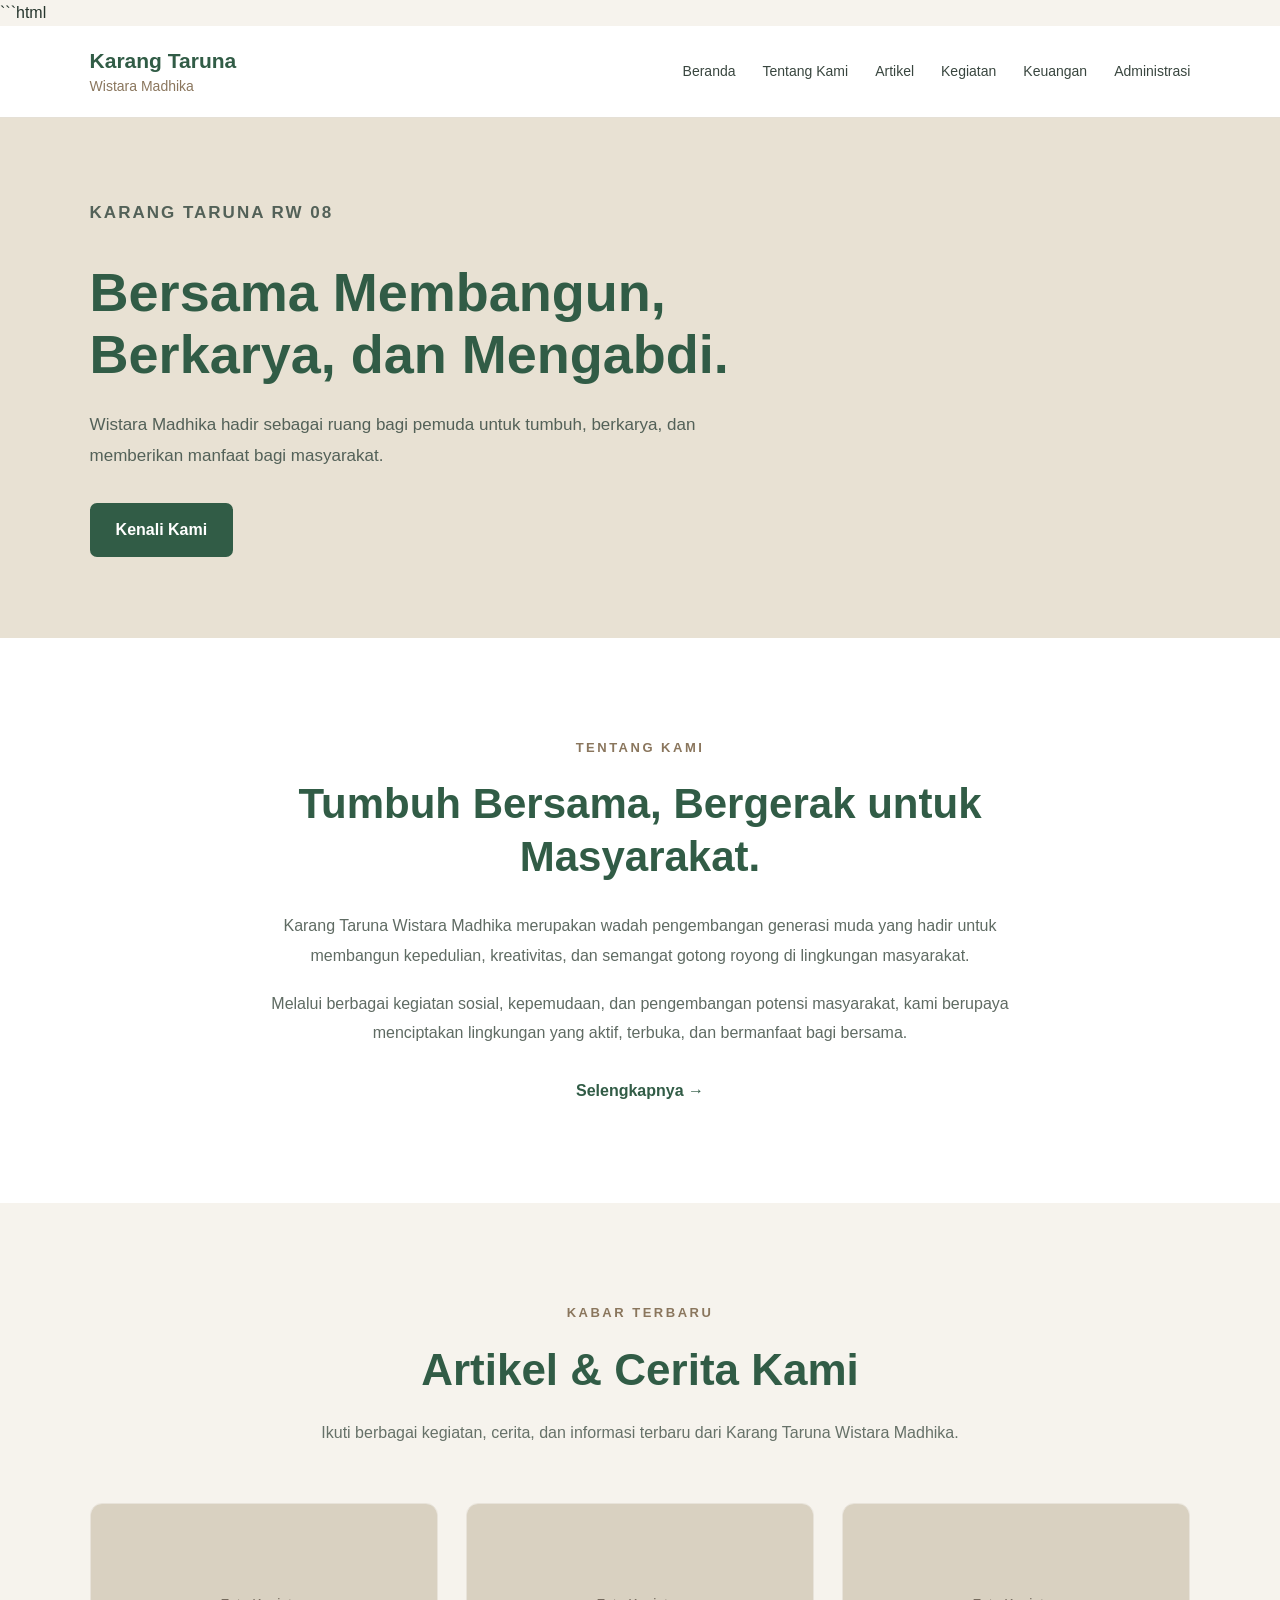
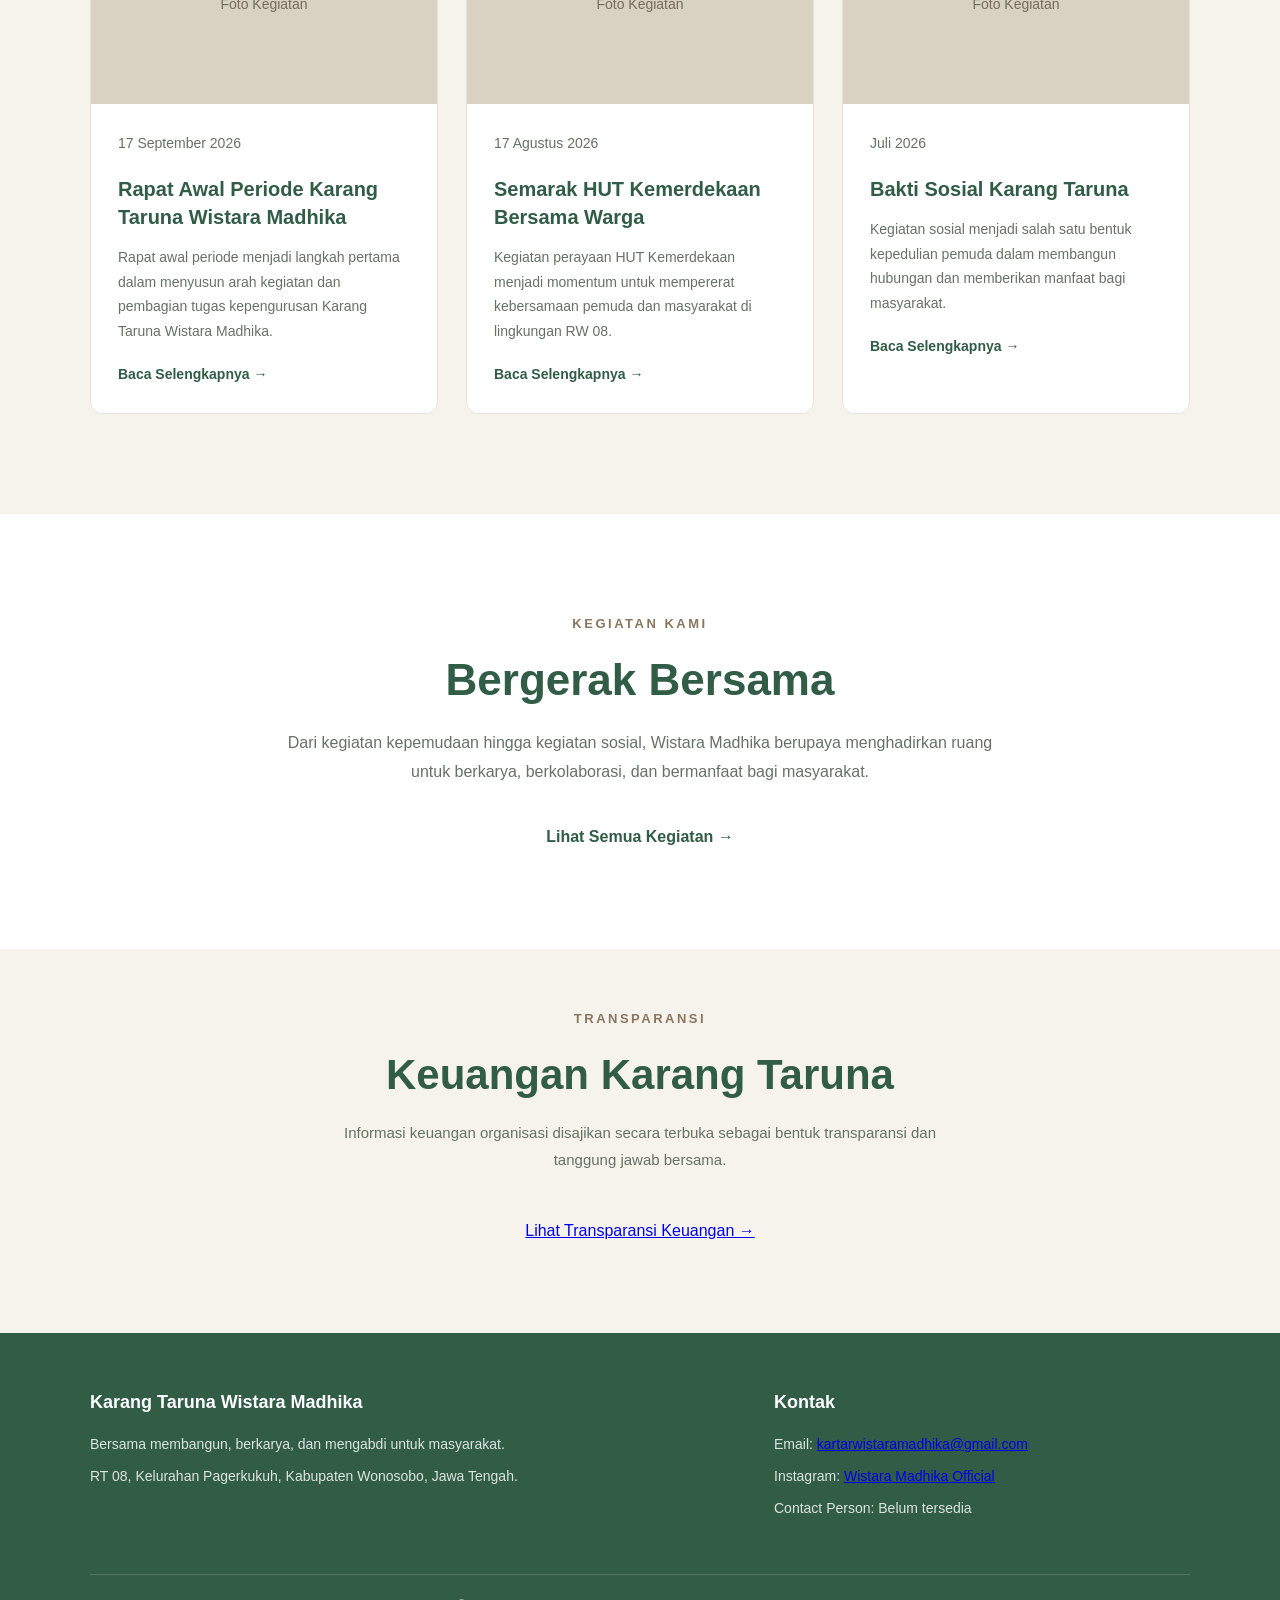
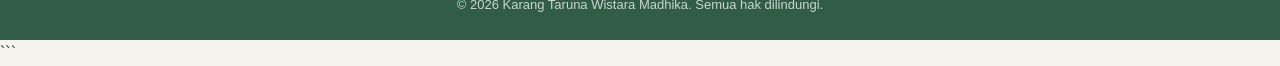
<file: index.html>
```html
<!DOCTYPE html>
<html lang="id">

<head>
    <meta charset="UTF-8">
    <meta name="viewport" content="width=device-width, initial-scale=1.0">

    <link rel="stylesheet" href="style.css">

    <title>Karang Taruna Wistara Madhika</title>
</head>

<body>

    <!-- HEADER -->
    <header>

        <div class="logo">
            Karang Taruna
            <span>Wistara Madhika</span>
        </div>

        <nav>
            <a href="index.html">Beranda</a>
            <a href="tentang.html">Tentang Kami</a>
            <a href="artikel.html">Artikel</a>
            <a href="kegiatan.html">Kegiatan</a>
            <a href="keuangan.html">Keuangan</a>
            <a href="administrasi.html">Administrasi</a>
        </nav>

    </header>


    <!-- HERO -->
    <section class="hero">

        <div class="hero-content">

            <p class="hero-label">KARANG TARUNA RW 08</p>

            <h1>
                Bersama Membangun,
                Berkarya, dan Mengabdi.
            </h1>

            <p>
                Wistara Madhika hadir sebagai ruang bagi pemuda
                untuk tumbuh, berkarya, dan memberikan manfaat
                bagi masyarakat.
            </p>

            <a href="tentang.html" class="hero-button">
                Kenali Kami
            </a>

        </div>

    </section>


    <!-- TENTANG SINGKAT -->
    <section class="about">

        <div class="about-content">

            <p class="section-label">TENTANG KAMI</p>

            <h2>
                Tumbuh Bersama,
                Bergerak untuk Masyarakat.
            </h2>

            <p>
                Karang Taruna Wistara Madhika merupakan wadah
                pengembangan generasi muda yang hadir untuk
                membangun kepedulian, kreativitas, dan semangat
                gotong royong di lingkungan masyarakat.
            </p>

            <p>
                Melalui berbagai kegiatan sosial, kepemudaan,
                dan pengembangan potensi masyarakat, kami berupaya
                menciptakan lingkungan yang aktif, terbuka,
                dan bermanfaat bagi bersama.
            </p>

            <a href="tentang.html">
                Selengkapnya →
            </a>

        </div>

    </section>


    <!-- ARTIKEL TERBARU -->
    <section class="articles">

        <div class="section-heading">

            <p class="section-label">KABAR TERBARU</p>

            <h2>Artikel & Cerita Kami</h2>

            <p>
                Ikuti berbagai kegiatan, cerita, dan informasi
                terbaru dari Karang Taruna Wistara Madhika.
            </p>

        </div>


        <div class="article-grid">

            <!-- ARTIKEL 1 -->
            <article class="article-card">

                <div class="article-image">
                    Foto Kegiatan
                </div>

                <div class="article-content">

                    <p class="article-date">
                        17 September 2026
                    </p>

                    <h3>
                        Rapat Awal Periode Karang Taruna Wistara Madhika
                    </h3>

                    <p>
                        Rapat awal periode menjadi langkah pertama
                        dalam menyusun arah kegiatan dan pembagian
                        tugas kepengurusan Karang Taruna Wistara Madhika.
                    </p>

                    <a href="artikel-rapat-awal.html">
                        Baca Selengkapnya →
                    </a>

                </div>

            </article>


            <!-- ARTIKEL 2 -->
            <article class="article-card">

                <div class="article-image">
                    Foto Kegiatan
                </div>

                <div class="article-content">

                    <p class="article-date">
                        17 Agustus 2026
                    </p>

                    <h3>
                        Semarak HUT Kemerdekaan Bersama Warga
                    </h3>

                    <p>
                        Kegiatan perayaan HUT Kemerdekaan menjadi
                        momentum untuk mempererat kebersamaan pemuda
                        dan masyarakat di lingkungan RW 08.
                    </p>

                    <a href="artikel.html">
                        Baca Selengkapnya →
                    </a>

                </div>

            </article>


            <!-- ARTIKEL 3 -->
            <article class="article-card">

                <div class="article-image">
                    Foto Kegiatan
                </div>

                <div class="article-content">

                    <p class="article-date">
                        Juli 2026
                    </p>

                    <h3>
                        Bakti Sosial Karang Taruna
                    </h3>

                    <p>
                        Kegiatan sosial menjadi salah satu bentuk
                        kepedulian pemuda dalam membangun hubungan
                        dan memberikan manfaat bagi masyarakat.
                    </p>

                    <a href="artikel.html">
                        Baca Selengkapnya →
                    </a>

                </div>

            </article>

        </div>

    </section>


    <!-- KEGIATAN SINGKAT -->
    <section class="activities">

        <div class="section-heading">

            <p class="section-label">KEGIATAN KAMI</p>

            <h2>Bergerak Bersama</h2>

            <p>
                Dari kegiatan kepemudaan hingga kegiatan sosial,
                Wistara Madhika berupaya menghadirkan ruang untuk
                berkarya, berkolaborasi, dan bermanfaat bagi masyarakat.
            </p>

        </div>

        <a href="kegiatan.html">
            Lihat Semua Kegiatan →
        </a>

    </section>


    <!-- INFORMASI KEUANGAN SINGKAT -->
    <section class="finance">

        <div class="section-heading">

            <p class="section-label">TRANSPARANSI</p>

            <h2>Keuangan Karang Taruna</h2>

            <p>
                Informasi keuangan organisasi disajikan secara terbuka
                sebagai bentuk transparansi dan tanggung jawab bersama.
            </p>

        </div>

        <a href="keuangan.html">
            Lihat Transparansi Keuangan →
        </a>

    </section>


    <!-- FOOTER -->
    <footer>

        <div class="footer-content">

            <div>
                <h3>Karang Taruna Wistara Madhika</h3>

                <p>
                    Bersama membangun, berkarya, dan mengabdi
                    untuk masyarakat.
                </p>

                <p>
                    RT 08, Kelurahan Pagerkukuh,
                    Kabupaten Wonosobo, Jawa Tengah.
                </p>
            </div>


            <div>
                <h3>Kontak</h3>

                <p>
                    Email:
                    <a href="mailto:kartarwistaramadhika@gmail.com">
                        kartarwistaramadhika@gmail.com
                    </a>
                </p>

                <p>
                    Instagram:
                    <a href="https://www.instagram.com/" target="_blank" rel="noopener noreferrer">
                        Wistara Madhika Official
                    </a>
                </p>

                <p>
                    Contact Person:
                    Belum tersedia
                </p>

            </div>

        </div>


        <div class="footer-bottom">

            <p>
                © 2026 Karang Taruna Wistara Madhika.
                Semua hak dilindungi.
            </p>

        </div>

    </footer>


</body>

</html>
```
</file>
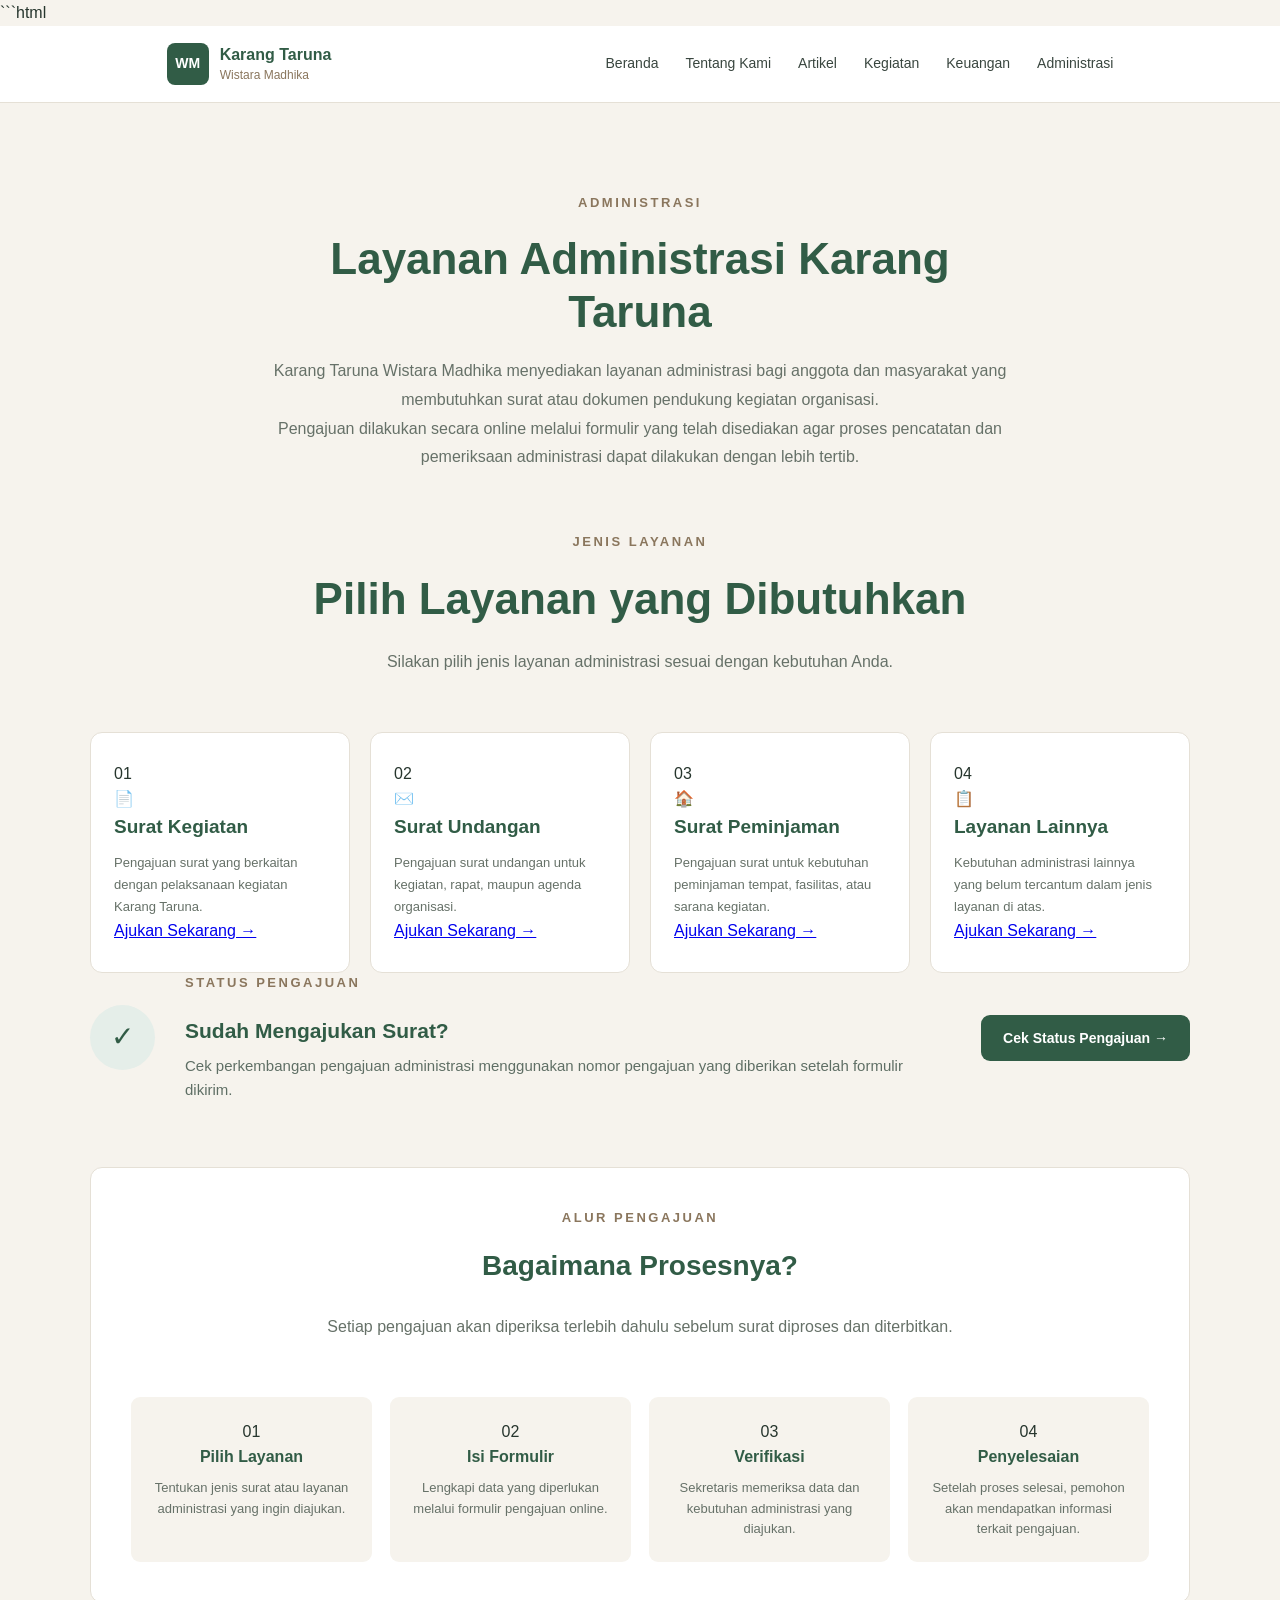
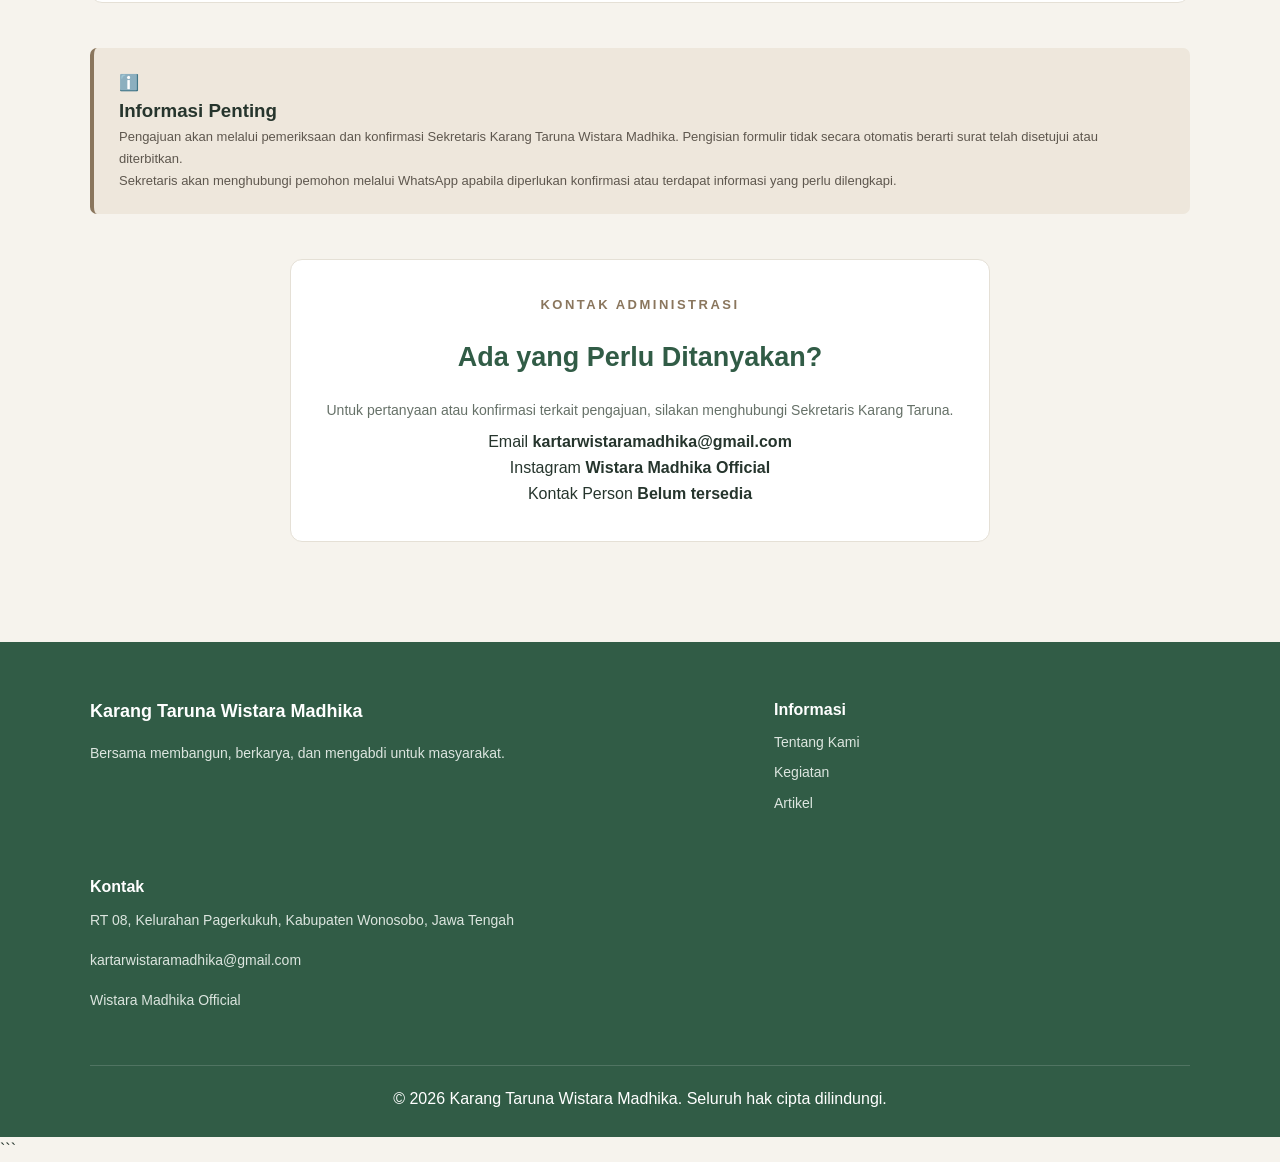
<file: administrasi.html>
```html
<!DOCTYPE html>
<html lang="id">

<head>
    <meta charset="UTF-8">
    <meta name="viewport" content="width=device-width, initial-scale=1.0">

    <link rel="stylesheet" href="style.css">

    <title>Administrasi - Karang Taruna Wistara Madhika</title>
</head>

<body>

    <!-- ================= HEADER ================= -->

    <header>
        <div class="header-container">

            <a href="index.html" class="logo">
                <div class="logo-mark">WM</div>

                <div class="logo-text">
                    <strong>Karang Taruna</strong>
                    <span>Wistara Madhika</span>
                </div>
            </a>

            <nav>
                <a href="index.html">Beranda</a>
                <a href="tentang.html">Tentang Kami</a>
                <a href="artikel.html">Artikel</a>
                <a href="kegiatan.html">Kegiatan</a>
                <a href="keuangan.html">Keuangan</a>
                <a href="administrasi.html" class="active">
                    Administrasi
                </a>
            </nav>

        </div>
    </header>


    <!-- ================= ADMINISTRASI ================= -->

    <main class="administrasi-page">

        <!-- ================= INTRO ================= -->

        <section class="administrasi-intro">

            <div class="section-label">
                ADMINISTRASI
            </div>

            <h1>
                Layanan Administrasi
                Karang Taruna
            </h1>

            <p>
                Karang Taruna Wistara Madhika menyediakan layanan
                administrasi bagi anggota dan masyarakat yang membutuhkan
                surat atau dokumen pendukung kegiatan organisasi.
            </p>

            <p>
                Pengajuan dilakukan secara online melalui formulir yang
                telah disediakan agar proses pencatatan dan pemeriksaan
                administrasi dapat dilakukan dengan lebih tertib.
            </p>

        </section>


        <!-- ================= LAYANAN ================= -->

        <section class="administrasi-services">

            <div class="section-heading">

                <div class="section-label">
                    JENIS LAYANAN
                </div>

                <h2>
                    Pilih Layanan yang Dibutuhkan
                </h2>

                <p>
                    Silakan pilih jenis layanan administrasi sesuai
                    dengan kebutuhan Anda.
                </p>

            </div>


            <div class="administrasi-grid">

                <!-- ================= SURAT KEGIATAN ================= -->

                <article class="administrasi-card">

                    <div class="administrasi-number">
                        01
                    </div>

                    <div class="administrasi-icon">
                        📄
                    </div>

                    <h3>
                        Surat Kegiatan
                    </h3>

                    <p>
                        Pengajuan surat yang berkaitan dengan
                        pelaksanaan kegiatan Karang Taruna.
                    </p>

                    <a
                        href="https://forms.gle/mRx8QgXQ7R7YVZqn9"
                        target="_blank"
                        rel="noopener noreferrer">
                        Ajukan Sekarang →
                    </a>

                </article>


                <!-- ================= SURAT UNDANGAN ================= -->

                <article class="administrasi-card">

                    <div class="administrasi-number">
                        02
                    </div>

                    <div class="administrasi-icon">
                        ✉️
                    </div>

                    <h3>
                        Surat Undangan
                    </h3>

                    <p>
                        Pengajuan surat undangan untuk kegiatan,
                        rapat, maupun agenda organisasi.
                    </p>

                    <a
                        href="https://forms.gle/mRx8QgXQ7R7YVZqn9"
                        target="_blank"
                        rel="noopener noreferrer">
                        Ajukan Sekarang →
                    </a>

                </article>


                <!-- ================= SURAT PEMINJAMAN ================= -->

                <article class="administrasi-card">

                    <div class="administrasi-number">
                        03
                    </div>

                    <div class="administrasi-icon">
                        🏠
                    </div>

                    <h3>
                        Surat Peminjaman
                    </h3>

                    <p>
                        Pengajuan surat untuk kebutuhan peminjaman
                        tempat, fasilitas, atau sarana kegiatan.
                    </p>

                    <a
                        href="https://forms.gle/mRx8QgXQ7R7YVZqn9"
                        target="_blank"
                        rel="noopener noreferrer">
                        Ajukan Sekarang →
                    </a>

                </article>


                <!-- ================= LAYANAN LAINNYA ================= -->

                <article class="administrasi-card">

                    <div class="administrasi-number">
                        04
                    </div>

                    <div class="administrasi-icon">
                        📋
                    </div>

                    <h3>
                        Layanan Lainnya
                    </h3>

                    <p>
                        Kebutuhan administrasi lainnya yang belum
                        tercantum dalam jenis layanan di atas.
                    </p>

                    <a
                        href="https://forms.gle/mRx8QgXQ7R7YVZqn9"
                        target="_blank"
                        rel="noopener noreferrer">
                        Ajukan Sekarang →
                    </a>

                </article>

            </div>


            <!-- ================= CEK STATUS ================= -->

            <div class="administrasi-status-box">

                <div class="administrasi-status-content">

                    <div class="status-icon">
                        ✓
                    </div>

                    <div class="status-text">

                        <div class="section-label">
                            STATUS PENGAJUAN
                        </div>

                        <h3>
                            Sudah Mengajukan Surat?
                        </h3>

                        <p>
                            Cek perkembangan pengajuan administrasi
                            menggunakan nomor pengajuan yang diberikan
                            setelah formulir dikirim.
                        </p>

                    </div>

                    <a
                        href="cek-administrasi.html"
                        class="status-button">
                        Cek Status Pengajuan →
                    </a>

                </div>

            </div>

        </section>


        <!-- ================= ALUR ================= -->

        <section class="administrasi-flow">

            <div class="section-heading">

                <div class="section-label">
                    ALUR PENGAJUAN
                </div>

                <h2>
                    Bagaimana Prosesnya?
                </h2>

                <p>
                    Setiap pengajuan akan diperiksa terlebih dahulu
                    sebelum surat diproses dan diterbitkan.
                </p>

            </div>


            <div class="flow-grid">

                <!-- STEP 1 -->

                <div class="flow-card">

                    <span>
                        01
                    </span>

                    <h3>
                        Pilih Layanan
                    </h3>

                    <p>
                        Tentukan jenis surat atau layanan administrasi
                        yang ingin diajukan.
                    </p>

                </div>


                <!-- STEP 2 -->

                <div class="flow-card">

                    <span>
                        02
                    </span>

                    <h3>
                        Isi Formulir
                    </h3>

                    <p>
                        Lengkapi data yang diperlukan melalui
                        formulir pengajuan online.
                    </p>

                </div>


                <!-- STEP 3 -->

                <div class="flow-card">

                    <span>
                        03
                    </span>

                    <h3>
                        Verifikasi
                    </h3>

                    <p>
                        Sekretaris memeriksa data dan kebutuhan
                        administrasi yang diajukan.
                    </p>

                </div>


                <!-- STEP 4 -->

                <div class="flow-card">

                    <span>
                        04
                    </span>

                    <h3>
                        Penyelesaian
                    </h3>

                    <p>
                        Setelah proses selesai, pemohon akan
                        mendapatkan informasi terkait pengajuan.
                    </p>

                </div>

            </div>

        </section>


        <!-- ================= NOTICE ================= -->

        <section class="administrasi-notice">

            <div class="notice-icon">
                ℹ️
            </div>

            <div>

                <h3>
                    Informasi Penting
                </h3>

                <p>
                    Pengajuan akan melalui pemeriksaan dan konfirmasi
                    Sekretaris Karang Taruna Wistara Madhika.
                    Pengisian formulir tidak secara otomatis berarti
                    surat telah disetujui atau diterbitkan.
                </p>

                <p>
                    Sekretaris akan menghubungi pemohon melalui
                    WhatsApp apabila diperlukan konfirmasi atau
                    terdapat informasi yang perlu dilengkapi.
                </p>

            </div>

        </section>


        <!-- ================= CONTACT ================= -->

        <section class="administrasi-contact">

            <div class="section-label">
                KONTAK ADMINISTRASI
            </div>

            <h2>
                Ada yang Perlu Ditanyakan?
            </h2>

            <p>
                Untuk pertanyaan atau konfirmasi terkait pengajuan,
                silakan menghubungi Sekretaris Karang Taruna.
            </p>


            <div class="administrasi-contact-box">

                <!-- EMAIL -->

                <div class="contact-item">

                    <span>
                        Email
                    </span>

                    <strong>
                        kartarwistaramadhika@gmail.com
                    </strong>

                </div>


                <!-- INSTAGRAM -->

                <div class="contact-item">

                    <span>
                        Instagram
                    </span>

                    <strong>
                        Wistara Madhika Official
                    </strong>

                </div>


                <!-- KONTAK PERSON -->

                <div class="contact-item">

                    <span>
                        Kontak Person
                    </span>

                    <strong>
                        Belum tersedia
                    </strong>

                </div>

            </div>

        </section>

    </main>


    <!-- ================= FOOTER ================= -->

    <footer>

        <div class="footer-container">

            <!-- BRAND -->

            <div class="footer-brand">

                <h3>
                    Karang Taruna Wistara Madhika
                </h3>

                <p>
                    Bersama membangun, berkarya, dan mengabdi
                    untuk masyarakat.
                </p>

            </div>


            <!-- INFORMASI -->

            <div class="footer-column">

                <h4>
                    Informasi
                </h4>

                <a href="tentang.html">
                    Tentang Kami
                </a>

                <a href="kegiatan.html">
                    Kegiatan
                </a>

                <a href="artikel.html">
                    Artikel
                </a>

            </div>


            <!-- KONTAK -->

            <div class="footer-column">

                <h4>
                    Kontak
                </h4>

                <p>
                    RT 08, Kelurahan Pagerkukuh,
                    Kabupaten Wonosobo,
                    Jawa Tengah
                </p>

                <p>
                    kartarwistaramadhika@gmail.com
                </p>

                <p>
                    Wistara Madhika Official
                </p>

            </div>

        </div>


        <!-- FOOTER BOTTOM -->

        <div class="footer-bottom">

            © 2026 Karang Taruna Wistara Madhika.
            Seluruh hak cipta dilindungi.

        </div>

    </footer>

</body>

</html>
```
</file>
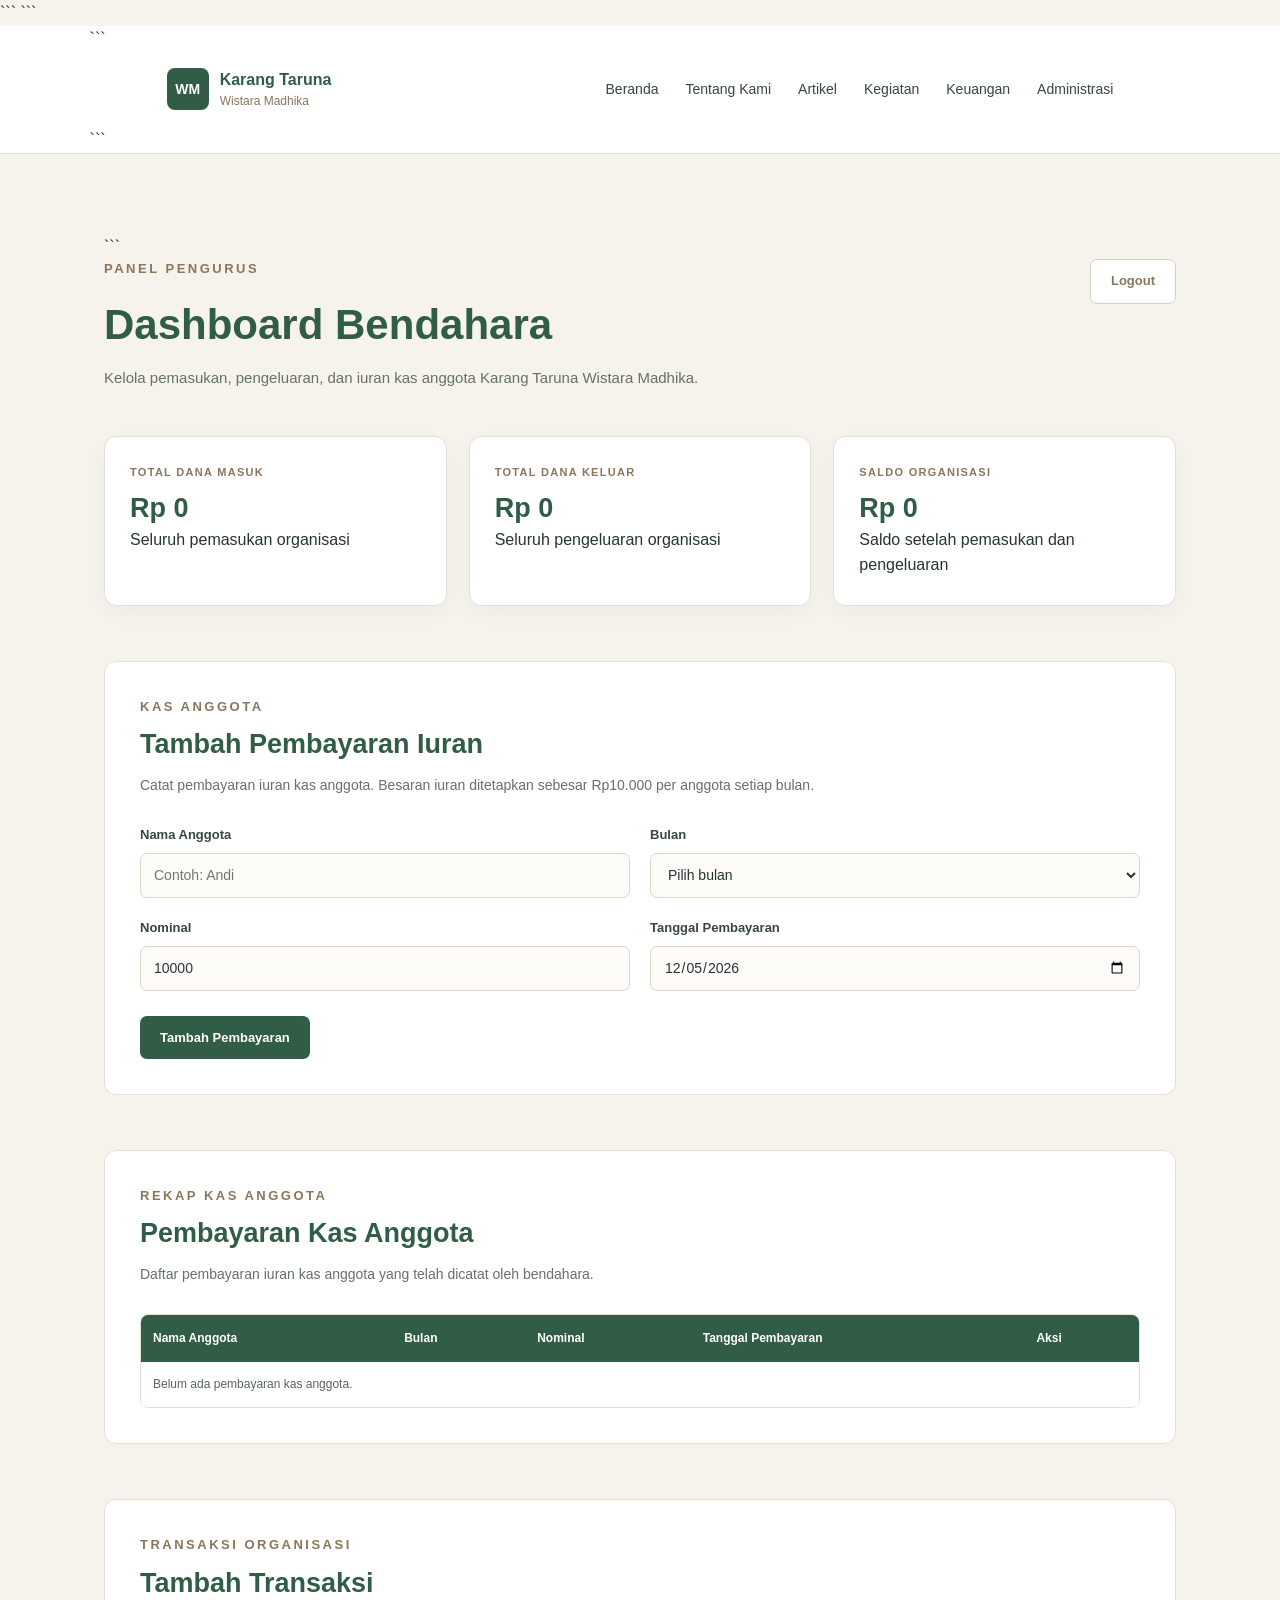
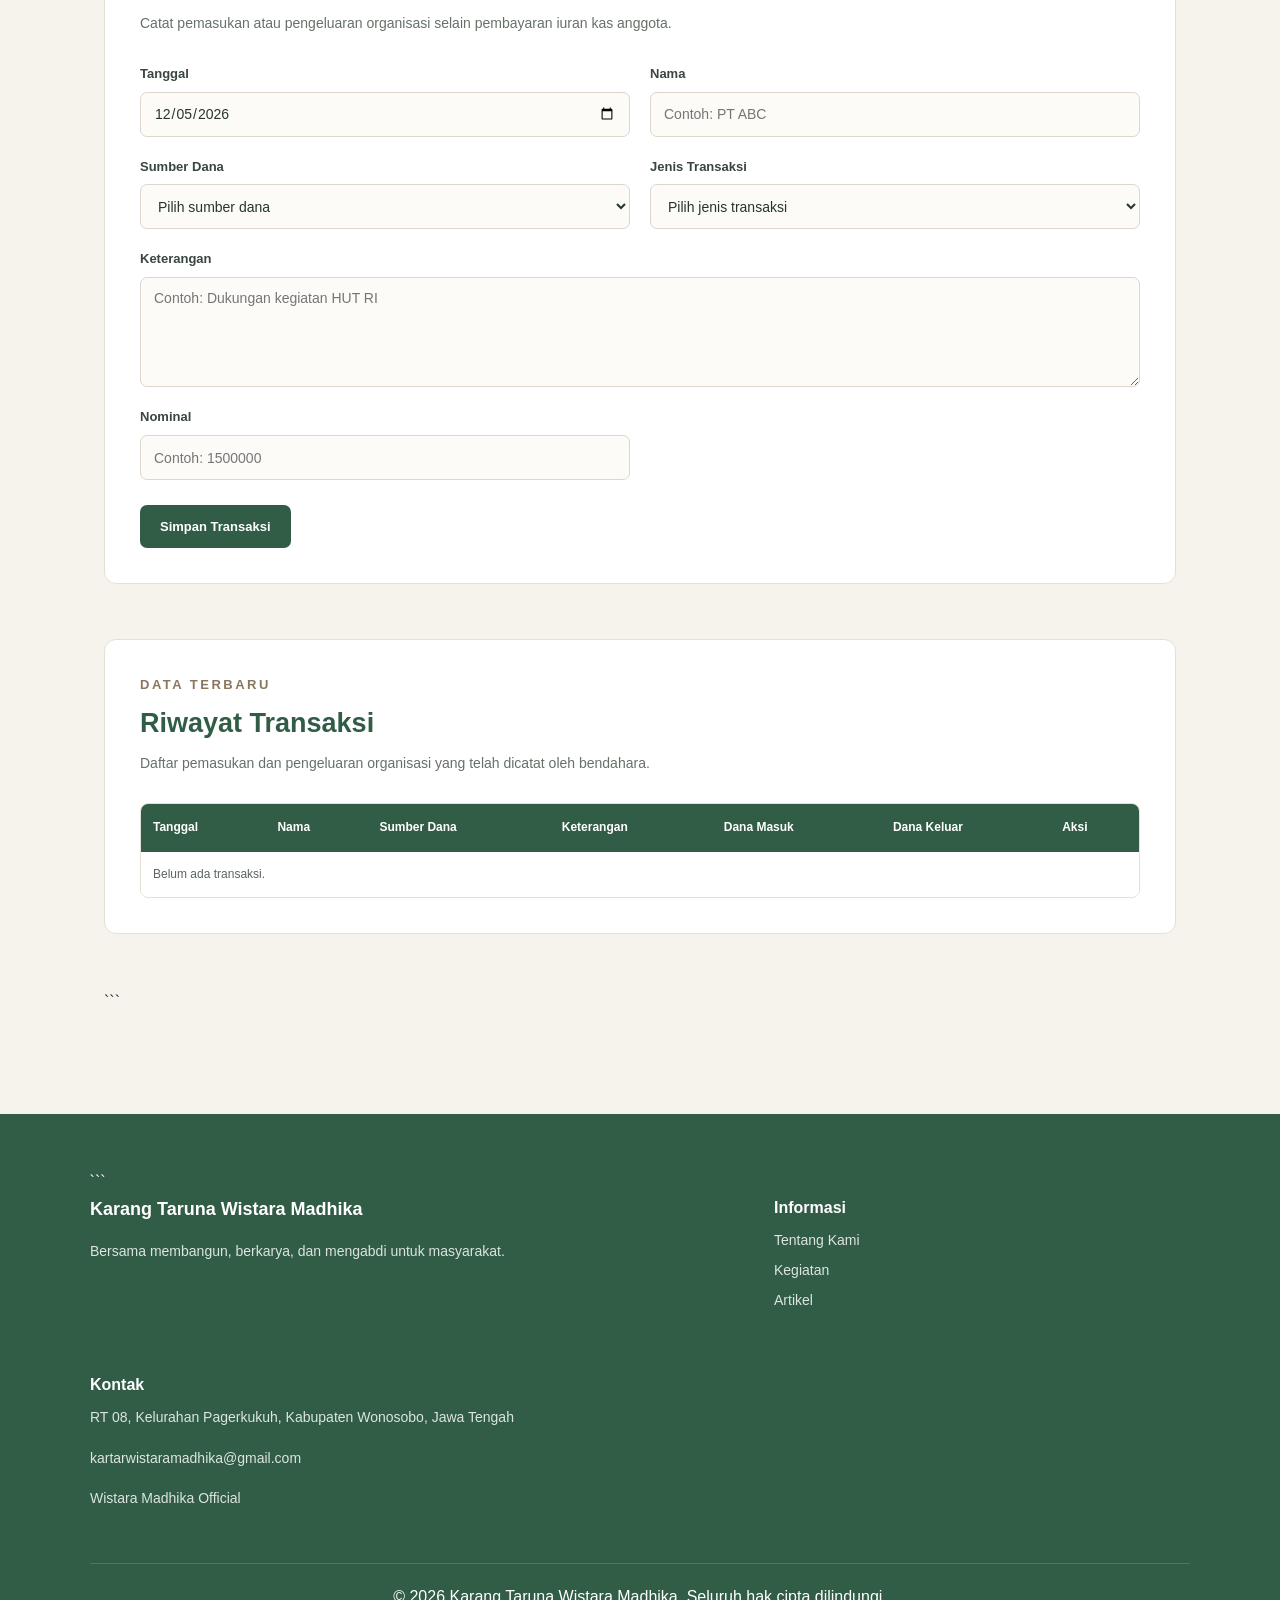
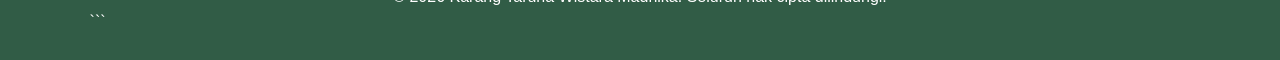
<file: bendahara.html>
<!DOCTYPE html>

<html lang="id">

<head>

```
<meta charset="UTF-8">

<meta
    name="viewport"
    content="width=device-width, initial-scale=1.0"
>

<link rel="stylesheet" href="style.css">

<title>
    Dashboard Bendahara - Karang Taruna Wistara Madhika
</title>
```

</head>

<body>

<!-- =====================================================
     HEADER
====================================================== -->

<header>

```
<div class="header-container">

    <a
        href="index.html"
        class="logo"
    >

        <div class="logo-mark">
            WM
        </div>

        <div class="logo-text">

            <strong>
                Karang Taruna
            </strong>

            <span>
                Wistara Madhika
            </span>

        </div>

    </a>


    <nav>

        <a href="index.html">
            Beranda
        </a>

        <a href="tentang.html">
            Tentang Kami
        </a>

        <a href="artikel.html">
            Artikel
        </a>

        <a href="kegiatan.html">
            Kegiatan
        </a>

        <a href="keuangan.html">
            Keuangan
        </a>

        <a href="administrasi.html">
            Administrasi
        </a>

    </nav>

</div>
```

</header>

<!-- =====================================================
     DASHBOARD BENDAHARA
====================================================== -->

<main class="bendahara-dashboard">

```
<!-- =================================================
     HEADER DASHBOARD
================================================== -->

<section class="bendahara-heading">

    <div class="bendahara-heading-text">

        <p class="section-label">
            PANEL PENGURUS
        </p>


        <h1>
            Dashboard Bendahara
        </h1>


        <p>
            Kelola pemasukan, pengeluaran, dan iuran kas
            anggota Karang Taruna Wistara Madhika.
        </p>

    </div>


    <a
        href="login.html"
        class="logout-button"
    >
        Logout
    </a>

</section>



<!-- =================================================
     RINGKASAN KEUANGAN
================================================== -->

<section class="bendahara-summary">


    <div class="bendahara-summary-card">

        <p>
            TOTAL DANA MASUK
        </p>


        <h2 id="totalMasuk">
            Rp0
        </h2>

        <span>
            Seluruh pemasukan organisasi
        </span>

    </div>



    <div class="bendahara-summary-card">

        <p>
            TOTAL DANA KELUAR
        </p>


        <h2 id="totalKeluar">
            Rp0
        </h2>

        <span>
            Seluruh pengeluaran organisasi
        </span>

    </div>



    <div class="bendahara-summary-card">

        <p>
            SALDO ORGANISASI
        </p>


        <h2 id="saldoOrganisasi">
            Rp0
        </h2>

        <span>
            Saldo setelah pemasukan dan pengeluaran
        </span>

    </div>


</section>



<!-- =================================================
     KAS ANGGOTA
================================================== -->

<section class="bendahara-form-section">


    <div class="bendahara-section-heading">

        <p class="section-label">
            KAS ANGGOTA
        </p>


        <h2 id="judulKasForm">
            Tambah Pembayaran Iuran
        </h2>


        <p>
            Catat pembayaran iuran kas anggota.
            Besaran iuran ditetapkan sebesar
            Rp10.000 per anggota setiap bulan.
        </p>

    </div>



    <form
        id="kasForm"
        class="bendahara-form"
    >


        <div class="form-group">

            <label for="namaAnggota">
                Nama Anggota
            </label>

            <input
                type="text"
                id="namaAnggota"
                placeholder="Contoh: Andi"
                autocomplete="off"
                required
            >

        </div>



        <div class="form-group">

            <label for="bulanKas">
                Bulan
            </label>

            <select
                id="bulanKas"
                required
            >

                <option value="">
                    Pilih bulan
                </option>

                <option value="Januari">
                    Januari
                </option>

                <option value="Februari">
                    Februari
                </option>

                <option value="Maret">
                    Maret
                </option>

                <option value="April">
                    April
                </option>

                <option value="Mei">
                    Mei
                </option>

                <option value="Juni">
                    Juni
                </option>

                <option value="Juli">
                    Juli
                </option>

                <option value="Agustus">
                    Agustus
                </option>

                <option value="September">
                    September
                </option>

                <option value="Oktober">
                    Oktober
                </option>

                <option value="November">
                    November
                </option>

                <option value="Desember">
                    Desember
                </option>

            </select>

        </div>



        <div class="form-group">

            <label for="nominalKas">
                Nominal
            </label>

            <input
                type="number"
                id="nominalKas"
                value="10000"
                min="10000"
                max="10000"
                step="1000"
                required
            >

        </div>



        <div class="form-group">

            <label for="tanggalKas">
                Tanggal Pembayaran
            </label>

            <input
                type="date"
                id="tanggalKas"
                required
            >

        </div>



        <div class="form-submit">

            <button
                type="submit"
                id="tombolKas"
            >
                Tambah Pembayaran
            </button>


            <button
                type="button"
                id="batalEditKas"
                style="display: none;"
            >
                Batal Edit
            </button>

        </div>


    </form>

</section>



<!-- =================================================
     REKAP KAS ANGGOTA
================================================== -->

<section class="bendahara-table-section">


    <div class="bendahara-section-heading">

        <p class="section-label">
            REKAP KAS ANGGOTA
        </p>


        <h2>
            Pembayaran Kas Anggota
        </h2>


        <p>
            Daftar pembayaran iuran kas anggota
            yang telah dicatat oleh bendahara.
        </p>

    </div>



    <div class="bendahara-table-container">

        <table>

            <thead>

                <tr>

                    <th>
                        Nama Anggota
                    </th>

                    <th>
                        Bulan
                    </th>

                    <th>
                        Nominal
                    </th>

                    <th>
                        Tanggal Pembayaran
                    </th>

                    <th>
                        Aksi
                    </th>

                </tr>

            </thead>


            <tbody id="kasAnggotaTable">
            </tbody>

        </table>

    </div>


</section>



<!-- =================================================
     TRANSAKSI ORGANISASI
================================================== -->

<section class="bendahara-form-section">


    <div class="bendahara-section-heading">

        <p class="section-label">
            TRANSAKSI ORGANISASI
        </p>


        <h2 id="judulTransaksiForm">
            Tambah Transaksi
        </h2>


        <p>
            Catat pemasukan atau pengeluaran organisasi
            selain pembayaran iuran kas anggota.
        </p>

    </div>



    <form
        id="transaksiForm"
        class="bendahara-form"
    >


        <div class="form-group">

            <label for="tanggalTransaksi">
                Tanggal
            </label>

            <input
                type="date"
                id="tanggalTransaksi"
                required
            >

        </div>



        <div class="form-group">

            <label for="namaTransaksi">
                Nama
            </label>

            <input
                type="text"
                id="namaTransaksi"
                placeholder="Contoh: PT ABC"
                autocomplete="off"
                required
            >

        </div>



        <div class="form-group">

            <label for="sumberDana">
                Sumber Dana
            </label>

            <select
                id="sumberDana"
                required
            >

                <option value="">
                    Pilih sumber dana
                </option>

                <option value="Uang Kas">
                    Uang Kas
                </option>

                <option value="Sponsor">
                    Sponsor
                </option>

                <option value="Pemerintahan Desa">
                    Pemerintahan Desa
                </option>

                <option value="Lainnya">
                    Lainnya
                </option>

            </select>

        </div>



        <div class="form-group">

            <label for="jenisTransaksi">
                Jenis Transaksi
            </label>

            <select
                id="jenisTransaksi"
                required
            >

                <option value="">
                    Pilih jenis transaksi
                </option>

                <option value="masuk">
                    Dana Masuk
                </option>

                <option value="keluar">
                    Dana Keluar
                </option>

            </select>

        </div>



        <div class="form-group form-full">

            <label for="keteranganTransaksi">
                Keterangan
            </label>

            <textarea
                id="keteranganTransaksi"
                placeholder="Contoh: Dukungan kegiatan HUT RI"
                required
            ></textarea>

        </div>



        <div class="form-group">

            <label for="nominalTransaksi">
                Nominal
            </label>

            <input
                type="number"
                id="nominalTransaksi"
                placeholder="Contoh: 1500000"
                min="1"
                step="1000"
                required
            >

        </div>



        <div class="form-submit">

            <button
                type="submit"
                id="tombolTransaksi"
            >
                Simpan Transaksi
            </button>


            <button
                type="button"
                id="batalEditTransaksi"
                style="display: none;"
            >
                Batal Edit
            </button>

        </div>


    </form>

</section>



<!-- =================================================
     RIWAYAT TRANSAKSI
================================================== -->

<section class="bendahara-table-section">


    <div class="bendahara-section-heading">

        <p class="section-label">
            DATA TERBARU
        </p>


        <h2>
            Riwayat Transaksi
        </h2>


        <p>
            Daftar pemasukan dan pengeluaran organisasi
            yang telah dicatat oleh bendahara.
        </p>

    </div>



    <div class="bendahara-table-container">

        <table>

            <thead>

                <tr>

                    <th>
                        Tanggal
                    </th>

                    <th>
                        Nama
                    </th>

                    <th>
                        Sumber Dana
                    </th>

                    <th>
                        Keterangan
                    </th>

                    <th>
                        Dana Masuk
                    </th>

                    <th>
                        Dana Keluar
                    </th>

                    <th>
                        Aksi
                    </th>

                </tr>

            </thead>


            <tbody id="transaksiTable">
            </tbody>

        </table>

    </div>


</section>
```

</main>

<!-- =====================================================
     FOOTER
====================================================== -->

<footer>

```
<div class="footer-container">


    <div class="footer-brand">

        <h3>
            Karang Taruna Wistara Madhika
        </h3>

        <p>
            Bersama membangun, berkarya, dan mengabdi
            untuk masyarakat.
        </p>

    </div>



    <div class="footer-column">

        <h4>
            Informasi
        </h4>

        <a href="tentang.html">
            Tentang Kami
        </a>

        <a href="kegiatan.html">
            Kegiatan
        </a>

        <a href="artikel.html">
            Artikel
        </a>

    </div>



    <div class="footer-column">

        <h4>
            Kontak
        </h4>

        <p>
            RT 08, Kelurahan Pagerkukuh,
            Kabupaten Wonosobo,
            Jawa Tengah
        </p>

        <p>
            kartarwistaramadhika@gmail.com
        </p>

        <p>
            Wistara Madhika Official
        </p>

    </div>


</div>



<div class="footer-bottom">

    © 2026 Karang Taruna Wistara Madhika.
    Seluruh hak cipta dilindungi.

</div>
```

</footer>

<!-- =====================================================
     JAVASCRIPT
====================================================== -->

<script>

const hariIni =
    new Date()
        .toISOString()
        .split("T")[0];


let transaksi =
    JSON.parse(
        localStorage.getItem(
            "transaksiKartar"
        )
    ) || [];


let kasAnggota =
    JSON.parse(
        localStorage.getItem(
            "kasAnggotaKartar"
        )
    ) || [];


function buatId() {

    return (
        Date.now().toString() +
        Math.random()
            .toString(36)
            .substring(2, 9)
    );

}


function migrasiIdDataLama() {

    let adaPerubahan = false;


    kasAnggota =
        kasAnggota.map(
            function(item) {

                if (!item.id) {

                    adaPerubahan = true;

                    return {
                        ...item,
                        id: buatId()
                    };

                }

                return item;

            }
        );


    transaksi =
        transaksi.map(
            function(item) {

                if (!item.id) {

                    adaPerubahan = true;

                    return {
                        ...item,
                        id: buatId()
                    };

                }

                return item;

            }
        );


    if (adaPerubahan) {
        simpanData();
    }

}


let editKasId = null;

let editTransaksiId = null;


function formatRupiah(angka) {

    return new Intl.NumberFormat(
        "id-ID",
        {
            style: "currency",
            currency: "IDR",
            minimumFractionDigits: 0
        }
    ).format(
        Number(angka) || 0
    );

}


function formatTanggal(tanggal) {

    if (!tanggal) {
        return "-";
    }


    const bagian =
        String(tanggal).split("-");


    if (bagian.length !== 3) {
        return tanggal;
    }


    return (
        bagian[2] +
        "/" +
        bagian[1] +
        "/" +
        bagian[0]
    );

}


function escapeHtml(teks) {

    return String(teks ?? "")
        .replace(/&/g, "&amp;")
        .replace(/</g, "&lt;")
        .replace(/>/g, "&gt;")
        .replace(/"/g, "&quot;")
        .replace(/'/g, "&#039;");

}


function simpanData() {

    localStorage.setItem(
        "kasAnggotaKartar",
        JSON.stringify(
            kasAnggota
        )
    );


    localStorage.setItem(
        "transaksiKartar",
        JSON.stringify(
            transaksi
        )
    );

}


function tampilkanKasAnggota() {

    const table =
        document.getElementById(
            "kasAnggotaTable"
        );


    table.innerHTML = "";


    if (kasAnggota.length === 0) {

        table.innerHTML = `
            <tr>
                <td colspan="5">
                    Belum ada pembayaran kas anggota.
                </td>
            </tr>
        `;

        return;

    }


    const dataUrut =
        [...kasAnggota].sort(
            function(a, b) {

                return (
                    new Date(b.tanggal) -
                    new Date(a.tanggal)
                );

            }
        );


    dataUrut.forEach(
        function(item) {

            const row =
                document.createElement(
                    "tr"
                );


            row.innerHTML = `

                <td>
                    ${escapeHtml(item.nama)}
                </td>

                <td>
                    ${escapeHtml(item.bulan)}
                </td>

                <td>
                    ${formatRupiah(item.nominal)}
                </td>

                <td>
                    ${formatTanggal(item.tanggal)}
                </td>

                <td>

                    <button
                        type="button"
                        class="table-button edit-button"
                        onclick="editKas('${escapeHtml(item.id)}')"
                    >
                        ✏️ Edit
                    </button>

                    <button
                        type="button"
                        class="table-button delete-button"
                        onclick="hapusKas('${escapeHtml(item.id)}')"
                    >
                        🗑️ Hapus
                    </button>

                </td>

            `;


            table.appendChild(row);

        }
    );

}


function tampilkanTransaksi() {

    const table =
        document.getElementById(
            "transaksiTable"
        );


    table.innerHTML = "";


    if (transaksi.length === 0) {

        table.innerHTML = `
            <tr>
                <td colspan="7">
                    Belum ada transaksi.
                </td>
            </tr>
        `;

        return;

    }


    const semuaTransaksi =
        [...transaksi].sort(
            function(a, b) {

                return (
                    new Date(b.tanggal) -
                    new Date(a.tanggal)
                );

            }
        );


    semuaTransaksi.forEach(
        function(item) {

            const row =
                document.createElement(
                    "tr"
                );


            let danaMasuk = "-";

            let danaKeluar = "-";


            if (
                item.jenis === "masuk"
            ) {

                danaMasuk =
                    formatRupiah(
                        item.nominal
                    );

            }


            if (
                item.jenis === "keluar"
            ) {

                danaKeluar =
                    formatRupiah(
                        item.nominal
                    );

            }


            row.innerHTML = `

                <td>
                    ${formatTanggal(item.tanggal)}
                </td>

                <td>
                    ${escapeHtml(item.nama)}
                </td>

                <td>
                    ${escapeHtml(item.sumber)}
                </td>

                <td>
                    ${escapeHtml(item.keterangan)}
                </td>

                <td>
                    ${danaMasuk}
                </td>

                <td>
                    ${danaKeluar}
                </td>

                <td>

                    <button
                        type="button"
                        class="table-button edit-button"
                        onclick="editTransaksi('${escapeHtml(item.id)}')"
                    >
                        ✏️ Edit
                    </button>

                    <button
                        type="button"
                        class="table-button delete-button"
                        onclick="hapusTransaksi('${escapeHtml(item.id)}')"
                    >
                        🗑️ Hapus
                    </button>

                </td>

            `;


            table.appendChild(row);

        }
    );

}


function updateRingkasan() {

    let totalMasuk = 0;

    let totalKeluar = 0;


    transaksi.forEach(
        function(item) {

            const nominal =
                Number(item.nominal) || 0;


            if (
                item.jenis === "masuk"
            ) {

                totalMasuk += nominal;

            }


            if (
                item.jenis === "keluar"
            ) {

                totalKeluar += nominal;

            }

        }
    );


    kasAnggota.forEach(
        function(item) {

            totalMasuk +=
                Number(item.nominal) || 0;

        }
    );


    const saldo =
        totalMasuk -
        totalKeluar;


    document.getElementById(
        "totalMasuk"
    ).textContent =
        formatRupiah(
            totalMasuk
        );


    document.getElementById(
        "totalKeluar"
    ).textContent =
        formatRupiah(
            totalKeluar
        );


    document.getElementById(
        "saldoOrganisasi"
    ).textContent =
        formatRupiah(
            saldo
        );

}


function resetFormKas() {

    const form =
        document.getElementById(
            "kasForm"
        );


    form.reset();


    document.getElementById(
        "nominalKas"
    ).value = 10000;


    document.getElementById(
        "tanggalKas"
    ).value = hariIni;


    document.getElementById(
        "judulKasForm"
    ).textContent =
        "Tambah Pembayaran Iuran";


    document.getElementById(
        "tombolKas"
    ).textContent =
        "Tambah Pembayaran";


    document.getElementById(
        "batalEditKas"
    ).style.display =
        "none";


    editKasId = null;

}


function resetFormTransaksi() {

    const form =
        document.getElementById(
            "transaksiForm"
        );


    form.reset();


    document.getElementById(
        "tanggalTransaksi"
    ).value = hariIni;


    document.getElementById(
        "judulTransaksiForm"
    ).textContent =
        "Tambah Transaksi";


    document.getElementById(
        "tombolTransaksi"
    ).textContent =
        "Simpan Transaksi";


    document.getElementById(
        "batalEditTransaksi"
    ).style.display =
        "none";


    editTransaksiId = null;

}


function editKas(id) {

    const index =
        kasAnggota.findIndex(
            function(item) {

                return String(item.id) ===
                    String(id);

            }
        );


    if (index === -1) {

        alert(
            "Data pembayaran tidak ditemukan."
        );

        return;

    }


    const item =
        kasAnggota[index];


    document.getElementById(
        "namaAnggota"
    ).value =
        item.nama;


    document.getElementById(
        "bulanKas"
    ).value =
        item.bulan;


    document.getElementById(
        "nominalKas"
    ).value =
        10000;


    document.getElementById(
        "tanggalKas"
    ).value =
        item.tanggal;


    editKasId =
        item.id;


    document.getElementById(
        "judulKasForm"
    ).textContent =
        "Edit Pembayaran Iuran";


    document.getElementById(
        "tombolKas"
    ).textContent =
        "Simpan Perubahan";


    document.getElementById(
        "batalEditKas"
    ).style.display =
        "inline-block";


    document.getElementById(
        "kasForm"
    ).scrollIntoView({
        behavior: "smooth",
        block: "center"
    });

}


function hapusKas(id) {

    const index =
        kasAnggota.findIndex(
            function(item) {

                return String(item.id) ===
                    String(id);

            }
        );


    if (index === -1) {

        alert(
            "Data pembayaran tidak ditemukan."
        );

        return;

    }


    const item =
        kasAnggota[index];


    const yakin =
        confirm(
            "Yakin ingin menghapus pembayaran kas " +
            item.nama +
            " untuk bulan " +
            item.bulan +
            " sebesar " +
            formatRupiah(item.nominal) +
            "?"
        );


    if (!yakin) {
        return;
    }


    kasAnggota.splice(
        index,
        1
    );


    simpanData();

    tampilkanKasAnggota();

    updateRingkasan();


    if (
        String(editKasId) ===
        String(id)
    ) {

        resetFormKas();

    }


    alert(
        "Pembayaran kas berhasil dihapus."
    );

}


function editTransaksi(id) {

    const index =
        transaksi.findIndex(
            function(item) {

                return String(item.id) ===
                    String(id);

            }
        );


    if (index === -1) {

        alert(
            "Data transaksi tidak ditemukan."
        );

        return;

    }


    const item =
        transaksi[index];


    document.getElementById(
        "tanggalTransaksi"
    ).value =
        item.tanggal;


    document.getElementById(
        "namaTransaksi"
    ).value =
        item.nama;


    document.getElementById(
        "sumberDana"
    ).value =
        item.sumber;


    document.getElementById(
        "jenisTransaksi"
    ).value =
        item.jenis;


    document.getElementById(
        "keteranganTransaksi"
    ).value =
        item.keterangan;


    document.getElementById(
        "nominalTransaksi"
    ).value =
        item.nominal;


    editTransaksiId =
        item.id;


    document.getElementById(
        "judulTransaksiForm"
    ).textContent =
        "Edit Transaksi";


    document.getElementById(
        "tombolTransaksi"
    ).textContent =
        "Simpan Perubahan";


    document.getElementById(
        "batalEditTransaksi"
    ).style.display =
        "inline-block";


    document.getElementById(
        "transaksiForm"
    ).scrollIntoView({
        behavior: "smooth",
        block: "center"
    });

}


function hapusTransaksi(id) {

    const index =
        transaksi.findIndex(
            function(item) {

                return String(item.id) ===
                    String(id);

            }
        );


    if (index === -1) {

        alert(
            "Data transaksi tidak ditemukan."
        );

        return;

    }


    const item =
        transaksi[index];


    const yakin =
        confirm(
            "Yakin ingin menghapus transaksi ini?\n\n" +
            item.nama +
            " - " +
            formatRupiah(item.nominal) +
            "\n" +
            item.keterangan
        );


    if (!yakin) {
        return;
    }


    transaksi.splice(
        index,
        1
    );


    simpanData();

    tampilkanTransaksi();

    updateRingkasan();


    if (
        String(editTransaksiId) ===
        String(id)
    ) {

        resetFormTransaksi();

    }


    alert(
        "Transaksi berhasil dihapus."
    );

}


document
    .getElementById("kasForm")
    .addEventListener(
        "submit",
        function(event) {

            event.preventDefault();


            const nama =
                document
                    .getElementById(
                        "namaAnggota"
                    )
                    .value
                    .trim();


            const bulan =
                document
                    .getElementById(
                        "bulanKas"
                    )
                    .value;


            const nominal =
                Number(
                    document
                        .getElementById(
                            "nominalKas"
                        )
                        .value
                );


            const tanggal =
                document
                    .getElementById(
                        "tanggalKas"
                    )
                    .value;


            if (!nama) {

                alert(
                    "Nama anggota wajib diisi."
                );

                return;

            }


            if (!bulan) {

                alert(
                    "Silakan pilih bulan pembayaran."
                );

                return;

            }


            if (!tanggal) {

                alert(
                    "Tanggal pembayaran wajib diisi."
                );

                return;

            }


            if (nominal !== 10000) {

                alert(
                    "Nominal iuran kas harus Rp10.000."
                );

                return;

            }


            if (
                editKasId !== null
            ) {

                const index =
                    kasAnggota.findIndex(
                        function(item) {

                            return String(item.id) ===
                                String(editKasId);

                        }
                    );


                if (index === -1) {

                    alert(
                        "Data pembayaran tidak ditemukan."
                    );

                    resetFormKas();

                    return;

                }


                const duplikat =
                    kasAnggota.some(
                        function(item) {

                            return (
                                String(item.id) !==
                                String(editKasId)

                                &&

                                String(item.nama)
                                    .trim()
                                    .toLowerCase() ===
                                nama
                                    .trim()
                                    .toLowerCase()

                                &&

                                item.bulan ===
                                bulan
                            );

                        }
                    );


                if (duplikat) {

                    alert(
                        "Pembayaran anggota untuk bulan tersebut sudah tercatat."
                    );

                    return;

                }


                kasAnggota[index] = {

                    id:
                        kasAnggota[index].id,

                    nama:
                        nama,

                    bulan:
                        bulan,

                    nominal:
                        10000,

                    tanggal:
                        tanggal

                };


                simpanData();

                tampilkanKasAnggota();

                updateRingkasan();

                resetFormKas();


                alert(
                    "Data pembayaran kas berhasil diperbarui."
                );

                return;

            }


            const sudahAda =
                kasAnggota.some(
                    function(item) {

                        return (
                            String(item.nama)
                                .trim()
                                .toLowerCase() ===
                            nama
                                .trim()
                                .toLowerCase()

                            &&

                            item.bulan ===
                            bulan
                        );

                    }
                );


            if (sudahAda) {

                alert(
                    "Pembayaran anggota untuk bulan tersebut sudah tercatat."
                );

                return;

            }


            const dataKas = {

                id:
                    buatId(),

                nama:
                    nama,

                bulan:
                    bulan,

                nominal:
                    10000,

                tanggal:
                    tanggal

            };


            kasAnggota.push(
                dataKas
            );


            simpanData();

            tampilkanKasAnggota();

            updateRingkasan();

            resetFormKas();


            alert(
                "Pembayaran kas anggota berhasil ditambahkan."
            );

        }
    );


document
    .getElementById(
        "transaksiForm"
    )
    .addEventListener(
        "submit",
        function(event) {

            event.preventDefault();


            const tanggal =
                document
                    .getElementById(
                        "tanggalTransaksi"
                    )
                    .value;


            const nama =
                document
                    .getElementById(
                        "namaTransaksi"
                    )
                    .value
                    .trim();


            const sumber =
                document
                    .getElementById(
                        "sumberDana"
                    )
                    .value;


            const jenis =
                document
                    .getElementById(
                        "jenisTransaksi"
                    )
                    .value;


            const keterangan =
                document
                    .getElementById(
                        "keteranganTransaksi"
                    )
                    .value
                    .trim();


            const nominal =
                Number(
                    document
                        .getElementById(
                            "nominalTransaksi"
                        )
                        .value
                );


            if (!tanggal) {

                alert(
                    "Tanggal transaksi wajib diisi."
                );

                return;

            }


            if (!nama) {

                alert(
                    "Nama transaksi wajib diisi."
                );

                return;

            }


            if (!sumber) {

                alert(
                    "Silakan pilih sumber dana."
                );

                return;

            }


            if (!jenis) {

                alert(
                    "Silakan pilih jenis transaksi."
                );

                return;

            }


            if (!keterangan) {

                alert(
                    "Keterangan transaksi wajib diisi."
                );

                return;

            }


            if (
                !Number.isFinite(nominal) ||
                nominal <= 0
            ) {

                alert(
                    "Nominal transaksi harus lebih dari Rp0."
                );

                return;

            }


            if (
                editTransaksiId !== null
            ) {

                const index =
                    transaksi.findIndex(
                        function(item) {

                            return String(item.id) ===
                                String(editTransaksiId);

                        }
                    );


                if (index === -1) {

                    alert(
                        "Data transaksi tidak ditemukan."
                    );

                    resetFormTransaksi();

                    return;

                }


                transaksi[index] = {

                    id:
                        transaksi[index].id,

                    tanggal:
                        tanggal,

                    nama:
                        nama,

                    sumber:
                        sumber,

                    jenis:
                        jenis,

                    keterangan:
                        keterangan,

                    nominal:
                        nominal

                };


                simpanData();

                tampilkanTransaksi();

                updateRingkasan();

                resetFormTransaksi();


                alert(
                    "Data transaksi berhasil diperbarui."
                );

                return;

            }


            const dataTransaksi = {

                id:
                    buatId(),

                tanggal:
                    tanggal,

                nama:
                    nama,

                sumber:
                    sumber,

                jenis:
                    jenis,

                keterangan:
                    keterangan,

                nominal:
                    nominal

            };


            transaksi.push(
                dataTransaksi
            );


            simpanData();

            tampilkanTransaksi();

            updateRingkasan();

            resetFormTransaksi();


            alert(
                "Transaksi berhasil disimpan."
            );

        }
    );


document
    .getElementById(
        "batalEditKas"
    )
    .addEventListener(
        "click",
        function() {

            resetFormKas();

        }
    );


document
    .getElementById(
        "batalEditTransaksi"
    )
    .addEventListener(
        "click",
        function() {

            resetFormTransaksi();

        }
    );


migrasiIdDataLama();


document
    .getElementById(
        "tanggalKas"
    )
    .value =
    hariIni;


document
    .getElementById(
        "tanggalTransaksi"
    )
    .value =
    hariIni;


document
    .getElementById(
        "nominalKas"
    )
    .value =
    10000;


tampilkanKasAnggota();

tampilkanTransaksi();

updateRingkasan();

</script>

</body>

</html>
</file>
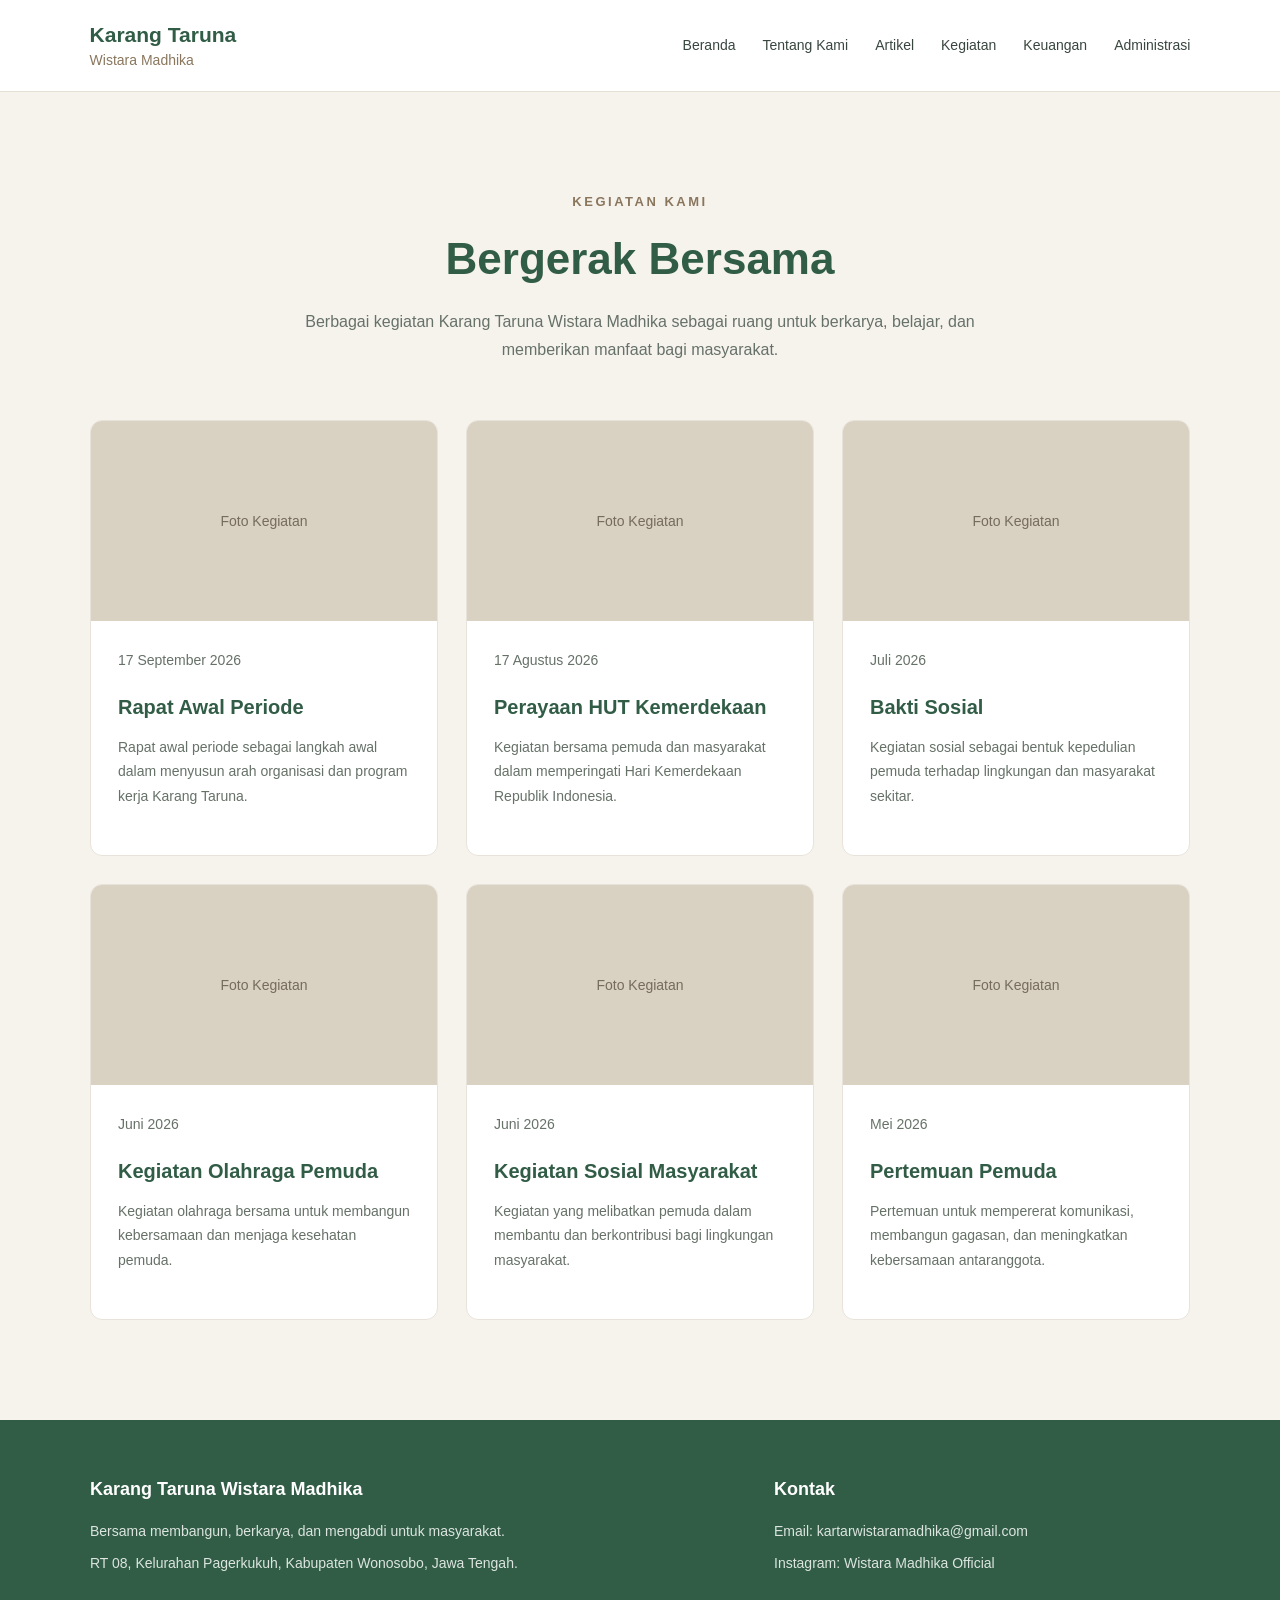
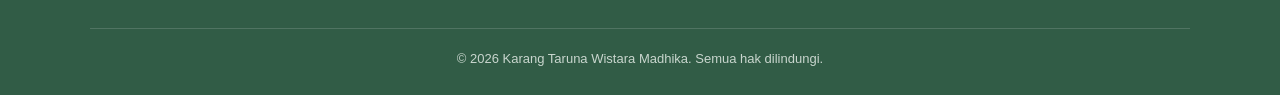
<file: kegiatan.html>
<!DOCTYPE html>
<html lang="id">

<head>
    <meta charset="UTF-8">
    <meta name="viewport" content="width=device-width, initial-scale=1.0">

    <link rel="stylesheet" href="style.css">

    <title>Kegiatan - Karang Taruna Wistara Madhika</title>
</head>

<body>

    <!-- HEADER -->
    <header>

        <div class="logo">
            Karang Taruna
            <span>Wistara Madhika</span>
        </div>

        <nav>
            <a href="index.html">Beranda</a>
            <a href="tentang.html">Tentang Kami</a>
            <a href="artikel.html">Artikel</a>
            <a href="kegiatan.html">Kegiatan</a>
            <a href="keuangan.html">Keuangan</a>
            <a href="administrasi.html">Administrasi</a>
        </nav>

    </header>


    <!-- KEGIATAN -->
    <section class="articles">

        <div class="section-heading">

            <p class="section-label">
                KEGIATAN KAMI
            </p>

            <h2>
                Bergerak Bersama
            </h2>

            <p>
                Berbagai kegiatan Karang Taruna Wistara Madhika
                sebagai ruang untuk berkarya, belajar, dan
                memberikan manfaat bagi masyarakat.
            </p>

        </div>


        <!-- DAFTAR KEGIATAN -->
        <div class="article-grid">

            <!-- KEGIATAN 1 -->
            <article class="article-card">

                <div class="article-image">
                    Foto Kegiatan
                </div>

                <div class="article-content">

                    <p class="article-date">
                        17 September 2026
                    </p>

                    <h3>
                        Rapat Awal Periode
                    </h3>

                    <p>
                        Rapat awal periode sebagai langkah awal
                        dalam menyusun arah organisasi dan
                        program kerja Karang Taruna.
                    </p>

                </div>

            </article>


            <!-- KEGIATAN 2 -->
            <article class="article-card">

                <div class="article-image">
                    Foto Kegiatan
                </div>

                <div class="article-content">

                    <p class="article-date">
                        17 Agustus 2026
                    </p>

                    <h3>
                        Perayaan HUT Kemerdekaan
                    </h3>

                    <p>
                        Kegiatan bersama pemuda dan masyarakat
                        dalam memperingati Hari Kemerdekaan
                        Republik Indonesia.
                    </p>

                </div>

            </article>


            <!-- KEGIATAN 3 -->
            <article class="article-card">

                <div class="article-image">
                    Foto Kegiatan
                </div>

                <div class="article-content">

                    <p class="article-date">
                        Juli 2026
                    </p>

                    <h3>
                        Bakti Sosial
                    </h3>

                    <p>
                        Kegiatan sosial sebagai bentuk kepedulian
                        pemuda terhadap lingkungan dan masyarakat
                        sekitar.
                    </p>

                </div>

            </article>


            <!-- KEGIATAN 4 -->
            <article class="article-card">

                <div class="article-image">
                    Foto Kegiatan
                </div>

                <div class="article-content">

                    <p class="article-date">
                        Juni 2026
                    </p>

                    <h3>
                        Kegiatan Olahraga Pemuda
                    </h3>

                    <p>
                        Kegiatan olahraga bersama untuk membangun
                        kebersamaan dan menjaga kesehatan pemuda.
                    </p>

                </div>

            </article>


            <!-- KEGIATAN 5 -->
            <article class="article-card">

                <div class="article-image">
                    Foto Kegiatan
                </div>

                <div class="article-content">

                    <p class="article-date">
                        Juni 2026
                    </p>

                    <h3>
                        Kegiatan Sosial Masyarakat
                    </h3>

                    <p>
                        Kegiatan yang melibatkan pemuda dalam
                        membantu dan berkontribusi bagi lingkungan
                        masyarakat.
                    </p>

                </div>

            </article>


            <!-- KEGIATAN 6 -->
            <article class="article-card">

                <div class="article-image">
                    Foto Kegiatan
                </div>

                <div class="article-content">

                    <p class="article-date">
                        Mei 2026
                    </p>

                    <h3>
                        Pertemuan Pemuda
                    </h3>

                    <p>
                        Pertemuan untuk mempererat komunikasi,
                        membangun gagasan, dan meningkatkan
                        kebersamaan antaranggota.
                    </p>

                </div>

            </article>

        </div>

    </section>


    <!-- FOOTER -->
    <footer>

        <div class="footer-content">

            <div>

                <h3>
                    Karang Taruna Wistara Madhika
                </h3>

                <p>
                    Bersama membangun, berkarya, dan mengabdi
                    untuk masyarakat.
                </p>

                <p>
                    RT 08, Kelurahan Pagerkukuh,
                    Kabupaten Wonosobo, Jawa Tengah.
                </p>

            </div>


            <div>

                <h3>
                    Kontak
                </h3>

                <p>
                    Email:
                    kartarwistaramadhika@gmail.com
                </p>

                <p>
                    Instagram:
                    Wistara Madhika Official
                </p>

            </div>

        </div>


        <div class="footer-bottom">

            <p>
                © 2026 Karang Taruna Wistara Madhika.
                Semua hak dilindungi.
            </p>

        </div>

    </footer>


</body>

</html>
</file>
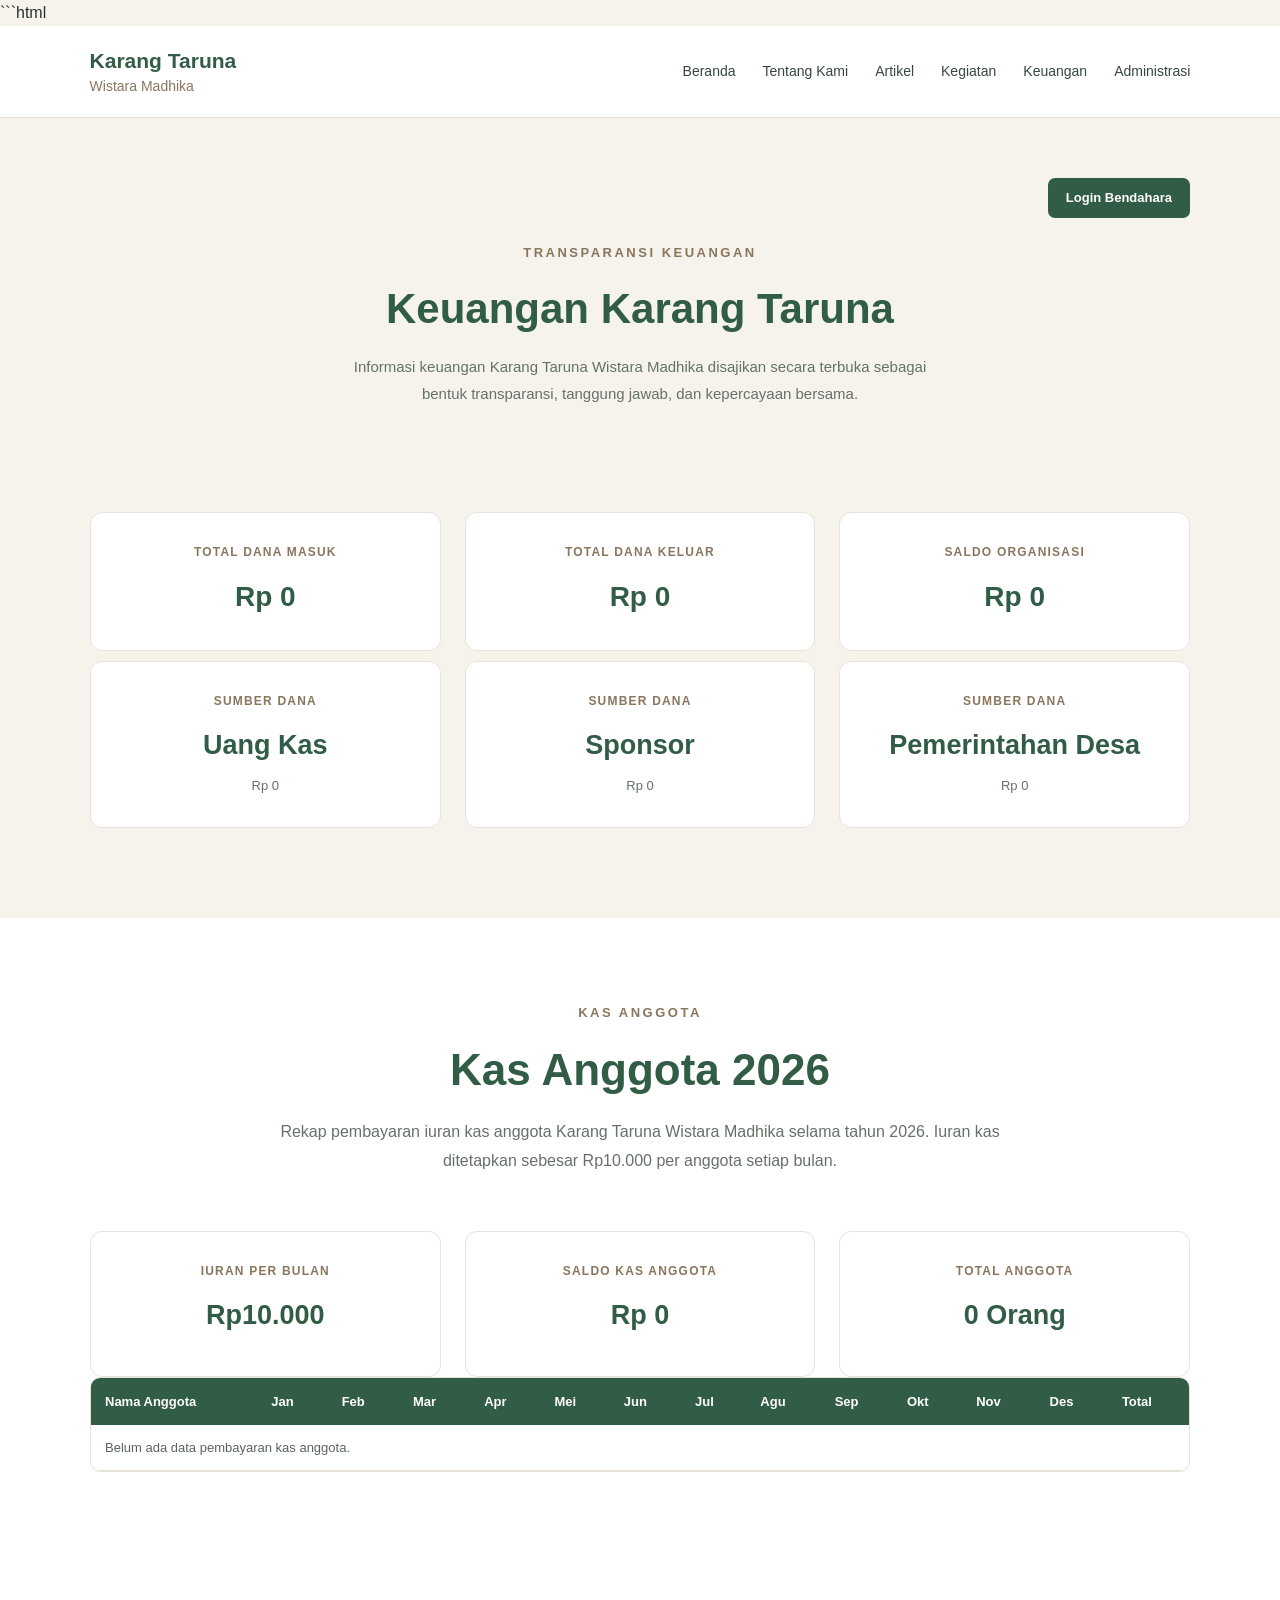
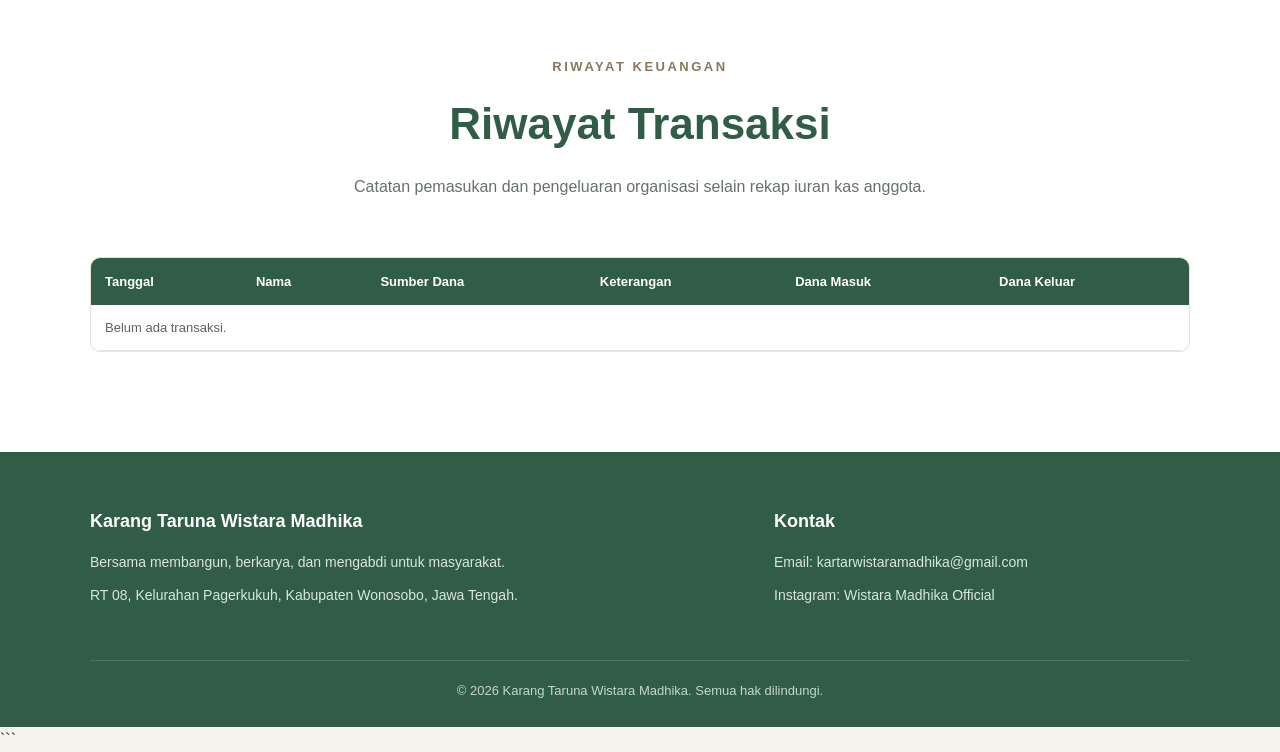
<file: keuangan.html>
```html
<!DOCTYPE html>
<html lang="id">

<head>

    <meta charset="UTF-8">

    <meta
        name="viewport"
        content="width=device-width, initial-scale=1.0"
    >

    <link rel="stylesheet" href="style.css">

    <title>
        Keuangan - Karang Taruna Wistara Madhika
    </title>

</head>


<body>


    <!-- =====================================================
         HEADER
    ====================================================== -->

    <header>

        <div class="logo">

            Karang Taruna

            <span>
                Wistara Madhika
            </span>

        </div>


        <nav>

            <a href="index.html">
                Beranda
            </a>

            <a href="tentang.html">
                Tentang Kami
            </a>

            <a href="artikel.html">
                Artikel
            </a>

            <a href="kegiatan.html">
                Kegiatan
            </a>

            <a href="keuangan.html">
                Keuangan
            </a>

            <a href="administrasi.html">
                Administrasi
            </a>

        </nav>

    </header>



    <!-- =====================================================
         KEUANGAN ORGANISASI
    ====================================================== -->

    <section class="finance">


        <!-- LOGIN BENDAHARA -->

        <div class="finance-login">

            <a href="login.html">
                Login Bendahara
            </a>

        </div>



        <!-- JUDUL -->

        <div class="section-heading">

            <p class="section-label">
                TRANSPARANSI KEUANGAN
            </p>

            <h2>
                Keuangan Karang Taruna
            </h2>

            <p>
                Informasi keuangan Karang Taruna Wistara Madhika
                disajikan secara terbuka sebagai bentuk transparansi,
                tanggung jawab, dan kepercayaan bersama.
            </p>

        </div>



        <!-- =================================================
             RINGKASAN KEUANGAN
        ================================================== -->

        <div class="finance-overview">


            <div class="finance-overview-card">

                <p>
                    TOTAL DANA MASUK
                </p>

                <h3 id="totalDanaMasuk">
                    Rp0
                </h3>

            </div>



            <div class="finance-overview-card">

                <p>
                    TOTAL DANA KELUAR
                </p>

                <h3 id="totalDanaKeluar">
                    Rp0
                </h3>

            </div>



            <div class="finance-overview-card">

                <p>
                    SALDO ORGANISASI
                </p>

                <h3 id="saldoOrganisasi">
                    Rp0
                </h3>

            </div>


        </div>



        <!-- =================================================
             SUMBER DANA
        ================================================== -->

        <div class="finance-summary">


            <div class="finance-card">

                <p>
                    SUMBER DANA
                </p>

                <h3>
                    Uang Kas
                </h3>

                <span id="totalUangKas">
                    Rp0
                </span>

            </div>



            <div class="finance-card">

                <p>
                    SUMBER DANA
                </p>

                <h3>
                    Sponsor
                </h3>

                <span id="totalSponsor">
                    Rp0
                </span>

            </div>



            <div class="finance-card">

                <p>
                    SUMBER DANA
                </p>

                <h3>
                    Pemerintahan Desa
                </h3>

                <span id="totalPemerintahan">
                    Rp0
                </span>

            </div>


        </div>


    </section>



    <!-- =====================================================
         KAS ANGGOTA 2026
    ====================================================== -->

    <section class="finance-table-section">


        <div class="section-heading">

            <p class="section-label">
                KAS ANGGOTA
            </p>

            <h2>
                Kas Anggota 2026
            </h2>

            <p>
                Rekap pembayaran iuran kas anggota Karang Taruna
                Wistara Madhika selama tahun 2026.
                Iuran kas ditetapkan sebesar Rp10.000
                per anggota setiap bulan.
            </p>

        </div>



        <!-- =================================================
             RINGKASAN KAS ANGGOTA
        ================================================== -->

        <div class="finance-summary">


            <div class="finance-card">

                <p>
                    IURAN PER BULAN
                </p>

                <h3>
                    Rp10.000
                </h3>

            </div>



            <div class="finance-card">

                <p>
                    SALDO KAS ANGGOTA
                </p>

                <h3 id="saldoKasAnggota">
                    Rp0
                </h3>

            </div>



            <div class="finance-card">

                <p>
                    TOTAL ANGGOTA
                </p>

                <h3 id="totalAnggota">
                    0 Orang
                </h3>

            </div>


        </div>



        <!-- =================================================
             TABEL KAS ANGGOTA
        ================================================== -->

        <div class="finance-table-container">


            <table>

                <thead>

                    <tr>

                        <th>
                            Nama Anggota
                        </th>

                        <th>
                            Jan
                        </th>

                        <th>
                            Feb
                        </th>

                        <th>
                            Mar
                        </th>

                        <th>
                            Apr
                        </th>

                        <th>
                            Mei
                        </th>

                        <th>
                            Jun
                        </th>

                        <th>
                            Jul
                        </th>

                        <th>
                            Agu
                        </th>

                        <th>
                            Sep
                        </th>

                        <th>
                            Okt
                        </th>

                        <th>
                            Nov
                        </th>

                        <th>
                            Des
                        </th>

                        <th>
                            Total
                        </th>

                    </tr>

                </thead>


                <tbody id="kasAnggotaPublicTable">
                </tbody>

            </table>


        </div>


    </section>



    <!-- =====================================================
         RIWAYAT TRANSAKSI
    ====================================================== -->

    <section class="finance-table-section">


        <div class="section-heading">

            <p class="section-label">
                RIWAYAT KEUANGAN
            </p>

            <h2>
                Riwayat Transaksi
            </h2>

            <p>
                Catatan pemasukan dan pengeluaran organisasi
                selain rekap iuran kas anggota.
            </p>

        </div>



        <div class="finance-table-container">


            <table>

                <thead>

                    <tr>

                        <th>
                            Tanggal
                        </th>

                        <th>
                            Nama
                        </th>

                        <th>
                            Sumber Dana
                        </th>

                        <th>
                            Keterangan
                        </th>

                        <th>
                            Dana Masuk
                        </th>

                        <th>
                            Dana Keluar
                        </th>

                    </tr>

                </thead>


                <tbody id="riwayatTransaksiPublic">
                </tbody>


            </table>


        </div>


    </section>



    <!-- =====================================================
         FOOTER
    ====================================================== -->

    <footer>

        <div class="footer-content">


            <div>

                <h3>
                    Karang Taruna Wistara Madhika
                </h3>

                <p>
                    Bersama membangun, berkarya, dan mengabdi
                    untuk masyarakat.
                </p>

                <p>
                    RT 08, Kelurahan Pagerkukuh,
                    Kabupaten Wonosobo, Jawa Tengah.
                </p>

            </div>



            <div>

                <h3>
                    Kontak
                </h3>

                <p>
                    Email:
                    kartarwistaramadhika@gmail.com
                </p>

                <p>
                    Instagram:
                    Wistara Madhika Official
                </p>

            </div>


        </div>



        <div class="footer-bottom">

            <p>
                © 2026 Karang Taruna Wistara Madhika.
                Semua hak dilindungi.
            </p>

        </div>

    </footer>



    <!-- =====================================================
         JAVASCRIPT
    ====================================================== -->

    <script>


        /* =================================================
           DATA LOCAL STORAGE
        ================================================== */

        const transaksi =
            JSON.parse(
                localStorage.getItem(
                    "transaksiKartar"
                )
            ) || [];


        const kasAnggota =
            JSON.parse(
                localStorage.getItem(
                    "kasAnggotaKartar"
                )
            ) || [];



        /* =================================================
           DAFTAR BULAN
        ================================================== */

        const bulan = [

            "Januari",
            "Februari",
            "Maret",
            "April",
            "Mei",
            "Juni",
            "Juli",
            "Agustus",
            "September",
            "Oktober",
            "November",
            "Desember"

        ];



        /* =================================================
           FORMAT RUPIAH
        ================================================== */

        function formatRupiah(angka) {

            return new Intl.NumberFormat(
                "id-ID",
                {
                    style: "currency",
                    currency: "IDR",
                    minimumFractionDigits: 0
                }
            ).format(angka);

        }



        /* =================================================
           FORMAT TANGGAL
        ================================================== */

        function formatTanggal(tanggal) {

            if (!tanggal) {
                return "-";
            }


            const bagian =
                tanggal.split("-");


            if (bagian.length !== 3) {
                return tanggal;
            }


            return (
                bagian[2] +
                "/" +
                bagian[1] +
                "/" +
                bagian[0]
            );

        }



        /* =================================================
           AMANKAN TEKS
        ================================================== */

        function escapeHtml(value) {

            return String(value ?? "")
                .replace(/&/g, "&amp;")
                .replace(/</g, "&lt;")
                .replace(/>/g, "&gt;")
                .replace(/"/g, "&quot;")
                .replace(/'/g, "&#039;");

        }



        /* =================================================
           MEMBUAT DATA ANGGOTA
        ================================================== */

        function buatDataAnggota() {

            const dataAnggota = [];


            kasAnggota.forEach(
                function(item) {

                    const nama =
                        String(
                            item.nama || ""
                        ).trim();


                    if (!nama) {
                        return;
                    }


                    let anggota =
                        dataAnggota.find(
                            function(data) {

                                return (
                                    data.nama
                                        .toLowerCase() ===
                                    nama.toLowerCase()
                                );

                            }
                        );


                    if (!anggota) {

                        anggota = {

                            nama: nama,

                            pembayaran: {}

                        };


                        dataAnggota.push(
                            anggota
                        );

                    }


                    anggota.pembayaran[
                        item.bulan
                    ] =
                        Number(
                            item.nominal
                        ) || 0;

                }
            );


            return dataAnggota;

        }



        /* =================================================
           TAMPILKAN KAS ANGGOTA
        ================================================== */

        function tampilkanKasAnggota() {

            const table =
                document.getElementById(
                    "kasAnggotaPublicTable"
                );


            table.innerHTML = "";


            const dataAnggota =
                buatDataAnggota();


            if (
                dataAnggota.length === 0
            ) {

                table.innerHTML = `

                    <tr>

                        <td colspan="14">

                            Belum ada data pembayaran
                            kas anggota.

                        </td>

                    </tr>

                `;

                return;

            }



            dataAnggota.forEach(
                function(anggota) {

                    const row =
                        document.createElement(
                            "tr"
                        );


                    let total = 0;


                    let html = `

                        <td>
                            ${escapeHtml(
                                anggota.nama
                            )}
                        </td>

                    `;


                    bulan.forEach(
                        function(namaBulan) {

                            const nominal =
                                Number(
                                    anggota.pembayaran[
                                        namaBulan
                                    ]
                                ) || 0;


                            if (
                                nominal > 0
                            ) {

                                html += `

                                    <td>
                                        ${formatRupiah(
                                            nominal
                                        )}
                                    </td>

                                `;


                                total +=
                                    nominal;

                            }

                            else {

                                html += `

                                    <td>
                                        -
                                    </td>

                                `;

                            }

                        }
                    );


                    html += `

                        <td>
                            ${formatRupiah(
                                total
                            )}
                        </td>

                    `;


                    row.innerHTML =
                        html;


                    table.appendChild(
                        row
                    );

                }
            );

        }



        /* =================================================
           UPDATE KAS ANGGOTA
        ================================================== */

        function updateKasAnggota() {

            let totalKas = 0;


            kasAnggota.forEach(
                function(item) {

                    totalKas +=
                        Number(
                            item.nominal
                        ) || 0;

                }
            );


            document.getElementById(
                "saldoKasAnggota"
            ).textContent =
                formatRupiah(
                    totalKas
                );



            const daftarNama = [];


            kasAnggota.forEach(
                function(item) {

                    const nama =
                        String(
                            item.nama || ""
                        )
                        .trim()
                        .toLowerCase();


                    if (
                        nama &&
                        !daftarNama.includes(
                            nama
                        )
                    ) {

                        daftarNama.push(
                            nama
                        );

                    }

                }
            );


            document.getElementById(
                "totalAnggota"
            ).textContent =
                daftarNama.length +
                " Orang";

        }



        /* =================================================
           UPDATE RINGKASAN KEUANGAN
        ================================================== */

        function updateRingkasanKeuangan() {

            let totalMasuk = 0;

            let totalKeluar = 0;



            transaksi.forEach(
                function(item) {

                    const nominal =
                        Number(
                            item.nominal
                        ) || 0;


                    if (
                        item.jenis ===
                        "masuk"
                    ) {

                        totalMasuk +=
                            nominal;

                    }


                    if (
                        item.jenis ===
                        "keluar"
                    ) {

                        totalKeluar +=
                            nominal;

                    }

                }
            );



            kasAnggota.forEach(
                function(item) {

                    totalMasuk +=
                        Number(
                            item.nominal
                        ) || 0;

                }
            );



            const saldo =
                totalMasuk -
                totalKeluar;



            document.getElementById(
                "totalDanaMasuk"
            ).textContent =
                formatRupiah(
                    totalMasuk
                );


            document.getElementById(
                "totalDanaKeluar"
            ).textContent =
                formatRupiah(
                    totalKeluar
                );


            document.getElementById(
                "saldoOrganisasi"
            ).textContent =
                formatRupiah(
                    saldo
                );

        }



        /* =================================================
           UPDATE SUMBER DANA
        ================================================== */

        function updateSumberDana() {

            let uangKas = 0;

            let sponsor = 0;

            let pemerintahan = 0;



            /*
             * Semua iuran anggota
             * masuk sebagai Uang Kas.
             */

            kasAnggota.forEach(
                function(item) {

                    uangKas +=
                        Number(
                            item.nominal
                        ) || 0;

                }
            );



            transaksi.forEach(
                function(item) {

                    if (
                        item.jenis !==
                        "masuk"
                    ) {

                        return;

                    }


                    const nominal =
                        Number(
                            item.nominal
                        ) || 0;



                    if (
                        item.sumber ===
                        "Sponsor"
                    ) {

                        sponsor +=
                            nominal;

                    }


                    if (
                        item.sumber ===
                        "Pemerintahan Desa"
                    ) {

                        pemerintahan +=
                            nominal;

                    }


                    if (
                        item.sumber ===
                        "Uang Kas"
                    ) {

                        uangKas +=
                            nominal;

                    }

                }
            );



            document.getElementById(
                "totalUangKas"
            ).textContent =
                formatRupiah(
                    uangKas
                );


            document.getElementById(
                "totalSponsor"
            ).textContent =
                formatRupiah(
                    sponsor
                );


            document.getElementById(
                "totalPemerintahan"
            ).textContent =
                formatRupiah(
                    pemerintahan
                );

        }



        /* =================================================
           RIWAYAT TRANSAKSI
        ================================================== */

        function tampilkanRiwayatTransaksi() {

            const table =
                document.getElementById(
                    "riwayatTransaksiPublic"
                );


            table.innerHTML = "";


            const semuaTransaksi =
                [...transaksi];


            if (
                semuaTransaksi.length === 0
            ) {

                table.innerHTML = `

                    <tr>

                        <td colspan="6">

                            Belum ada transaksi.

                        </td>

                    </tr>

                `;

                return;

            }



            /*
             * Transaksi terbaru di atas.
             */

            semuaTransaksi.sort(
                function(a, b) {

                    return (
                        new Date(b.tanggal) -
                        new Date(a.tanggal)
                    );

                }
            );



            semuaTransaksi.forEach(
                function(item) {

                    const row =
                        document.createElement(
                            "tr"
                        );


                    let danaMasuk = "-";

                    let danaKeluar = "-";


                    if (
                        item.jenis ===
                        "masuk"
                    ) {

                        danaMasuk =
                            formatRupiah(
                                Number(
                                    item.nominal
                                ) || 0
                            );

                    }


                    if (
                        item.jenis ===
                        "keluar"
                    ) {

                        danaKeluar =
                            formatRupiah(
                                Number(
                                    item.nominal
                                ) || 0
                            );

                    }



                    row.innerHTML = `

                        <td>
                            ${formatTanggal(
                                item.tanggal
                            )}
                        </td>

                        <td>
                            ${escapeHtml(
                                item.nama
                            )}
                        </td>

                        <td>
                            ${escapeHtml(
                                item.sumber
                            )}
                        </td>

                        <td>
                            ${escapeHtml(
                                item.keterangan
                            )}
                        </td>

                        <td>
                            ${danaMasuk}
                        </td>

                        <td>
                            ${danaKeluar}
                        </td>

                    `;


                    table.appendChild(
                        row
                    );

                }
            );

        }



        /* =================================================
           JALANKAN
        ================================================== */

        tampilkanKasAnggota();

        updateKasAnggota();

        updateRingkasanKeuangan();

        updateSumberDana();

        tampilkanRiwayatTransaksi();


    </script>


</body>

</html>
```
</file>
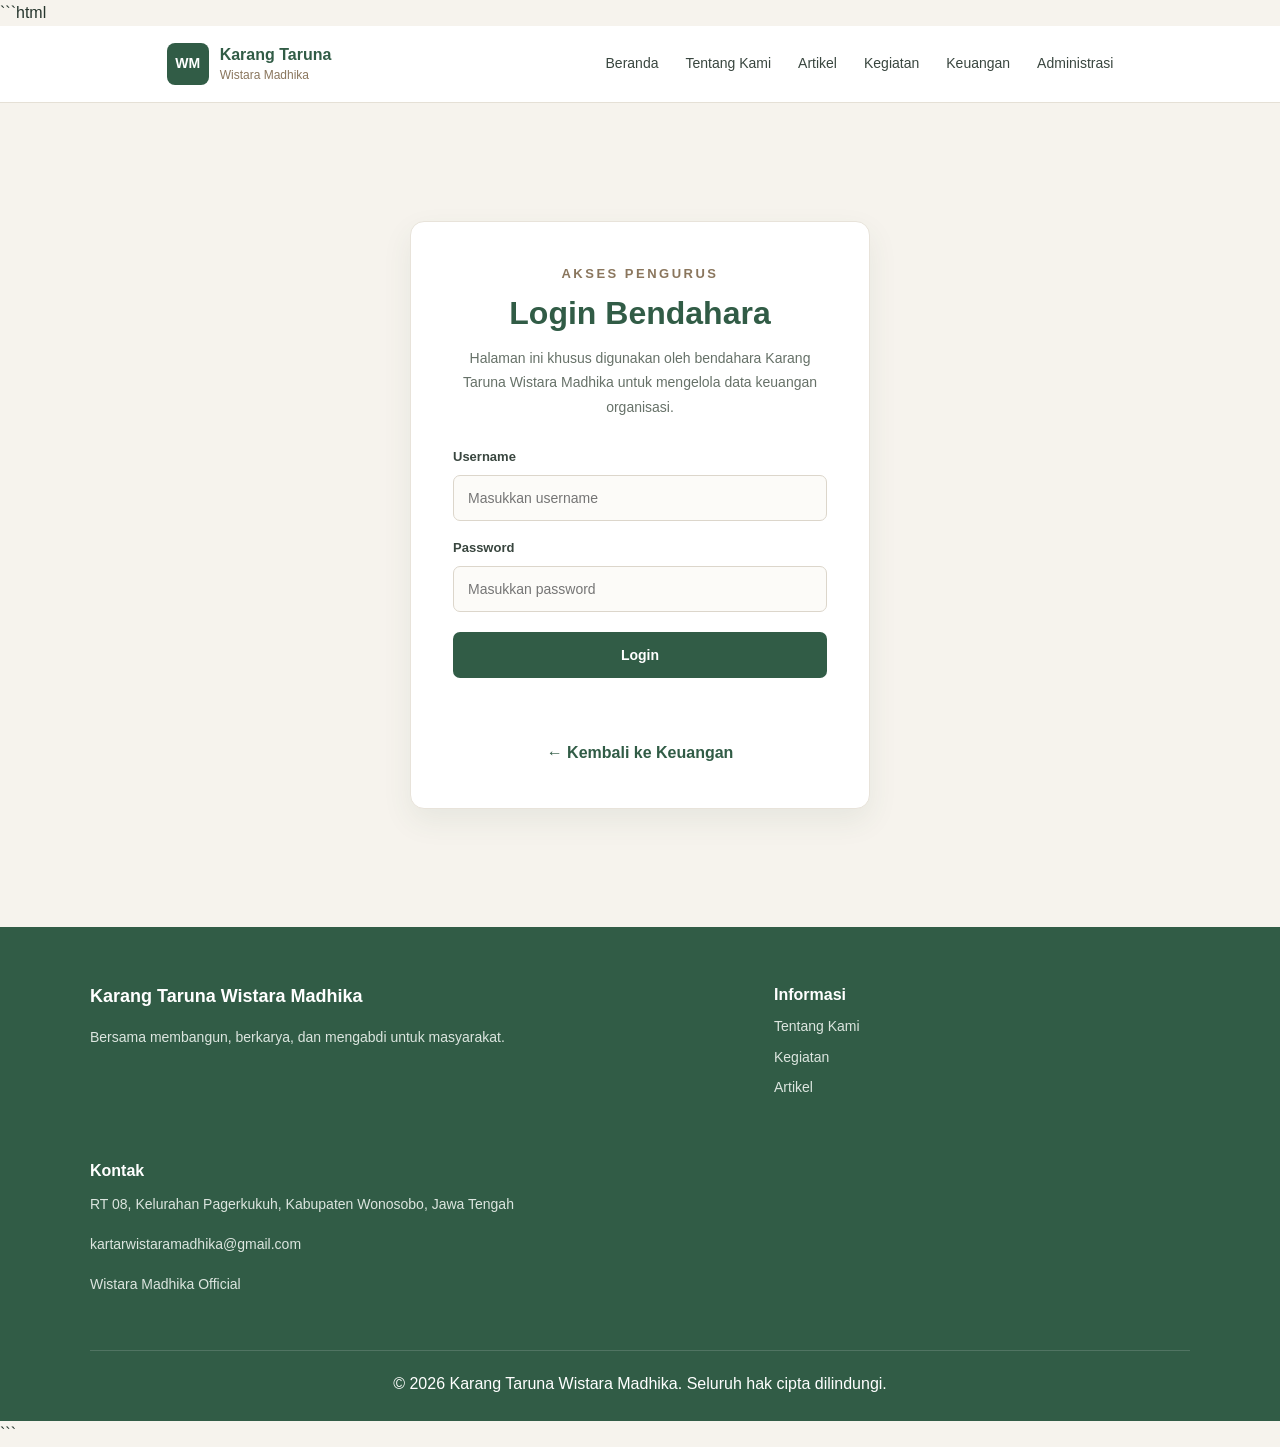
<file: login.html>
```html
<!DOCTYPE html>
<html lang="id">

<head>
    <meta charset="UTF-8">
    <meta name="viewport" content="width=device-width, initial-scale=1.0">

    <link rel="stylesheet" href="style.css">

    <title>Login Bendahara - Karang Taruna Wistara Madhika</title>
</head>

<body>


    <!-- ================= HEADER ================= -->

    <header>

        <div class="header-container">

            <a href="index.html" class="logo">

                <div class="logo-mark">
                    WM
                </div>

                <div class="logo-text">
                    <strong>Karang Taruna</strong>
                    <span>Wistara Madhika</span>
                </div>

            </a>


            <nav>

                <a href="index.html">
                    Beranda
                </a>

                <a href="tentang.html">
                    Tentang Kami
                </a>

                <a href="artikel.html">
                    Artikel
                </a>

                <a href="kegiatan.html">
                    Kegiatan
                </a>

                <a href="keuangan.html">
                    Keuangan
                </a>

                <a href="administrasi.html">
                    Administrasi
                </a>

            </nav>

        </div>

    </header>



    <!-- ================= LOGIN ================= -->

    <main class="login-page">

        <section class="login-container">

            <div class="login-header">

                <div class="section-label">
                    AKSES PENGURUS
                </div>

                <h1>
                    Login Bendahara
                </h1>

                <p>
                    Halaman ini khusus digunakan oleh bendahara
                    Karang Taruna Wistara Madhika untuk mengelola
                    data keuangan organisasi.
                </p>

            </div>


            <!-- ================= FORM LOGIN ================= -->

            <form id="loginForm" class="login-form">


                <div class="form-group">

                    <label for="username">
                        Username
                    </label>

                    <input
                        type="text"
                        id="username"
                        placeholder="Masukkan username"
                        autocomplete="username"
                        required
                    >

                </div>


                <div class="form-group">

                    <label for="password">
                        Password
                    </label>

                    <input
                        type="password"
                        id="password"
                        placeholder="Masukkan password"
                        autocomplete="current-password"
                        required
                    >

                </div>


                <button type="submit">
                    Login
                </button>


                <p
                    id="loginMessage"
                    class="login-message"
                    aria-live="polite"
                ></p>


            </form>


            <!-- ================= KEMBALI ================= -->

            <a
                href="keuangan.html"
                class="back-link"
            >
                ← Kembali ke Keuangan
            </a>


        </section>

    </main>



    <!-- ================= FOOTER ================= -->

    <footer>

        <div class="footer-container">


            <div class="footer-brand">

                <h3>
                    Karang Taruna Wistara Madhika
                </h3>

                <p>
                    Bersama membangun, berkarya, dan mengabdi
                    untuk masyarakat.
                </p>

            </div>


            <div class="footer-column">

                <h4>
                    Informasi
                </h4>

                <a href="tentang.html">
                    Tentang Kami
                </a>

                <a href="kegiatan.html">
                    Kegiatan
                </a>

                <a href="artikel.html">
                    Artikel
                </a>

            </div>


            <div class="footer-column">

                <h4>
                    Kontak
                </h4>

                <p>
                    RT 08, Kelurahan Pagerkukuh,
                    Kabupaten Wonosobo,
                    Jawa Tengah
                </p>

                <p>
                    kartarwistaramadhika@gmail.com
                </p>

                <p>
                    Wistara Madhika Official
                </p>

            </div>


        </div>


        <div class="footer-bottom">

            © 2026 Karang Taruna Wistara Madhika.
            Seluruh hak cipta dilindungi.

        </div>

    </footer>



    <!-- ================= JAVASCRIPT ================= -->

    <script>

        document
            .getElementById("loginForm")
            .addEventListener("submit", function(event) {

                event.preventDefault();


                const username =
                    document
                        .getElementById("username")
                        .value
                        .trim();


                const password =
                    document
                        .getElementById("password")
                        .value;


                const message =
                    document
                        .getElementById("loginMessage");


                /*
                    LOGIN BENDAHARA
                */

                if (
                    username === "bendahara" &&
                    password === "kartar2026"
                ) {

                    message.textContent =
                        "Login berhasil. Mengalihkan...";

                    message.style.color =
                        "#315c46";


                    setTimeout(function() {

                        window.location.href =
                            "bendahara.html";

                    }, 500);


                } else {

                    message.textContent =
                        "Username atau password salah.";

                    message.style.color =
                        "#a34a42";

                }

            });

    </script>

</body>

</html>
```
</file>
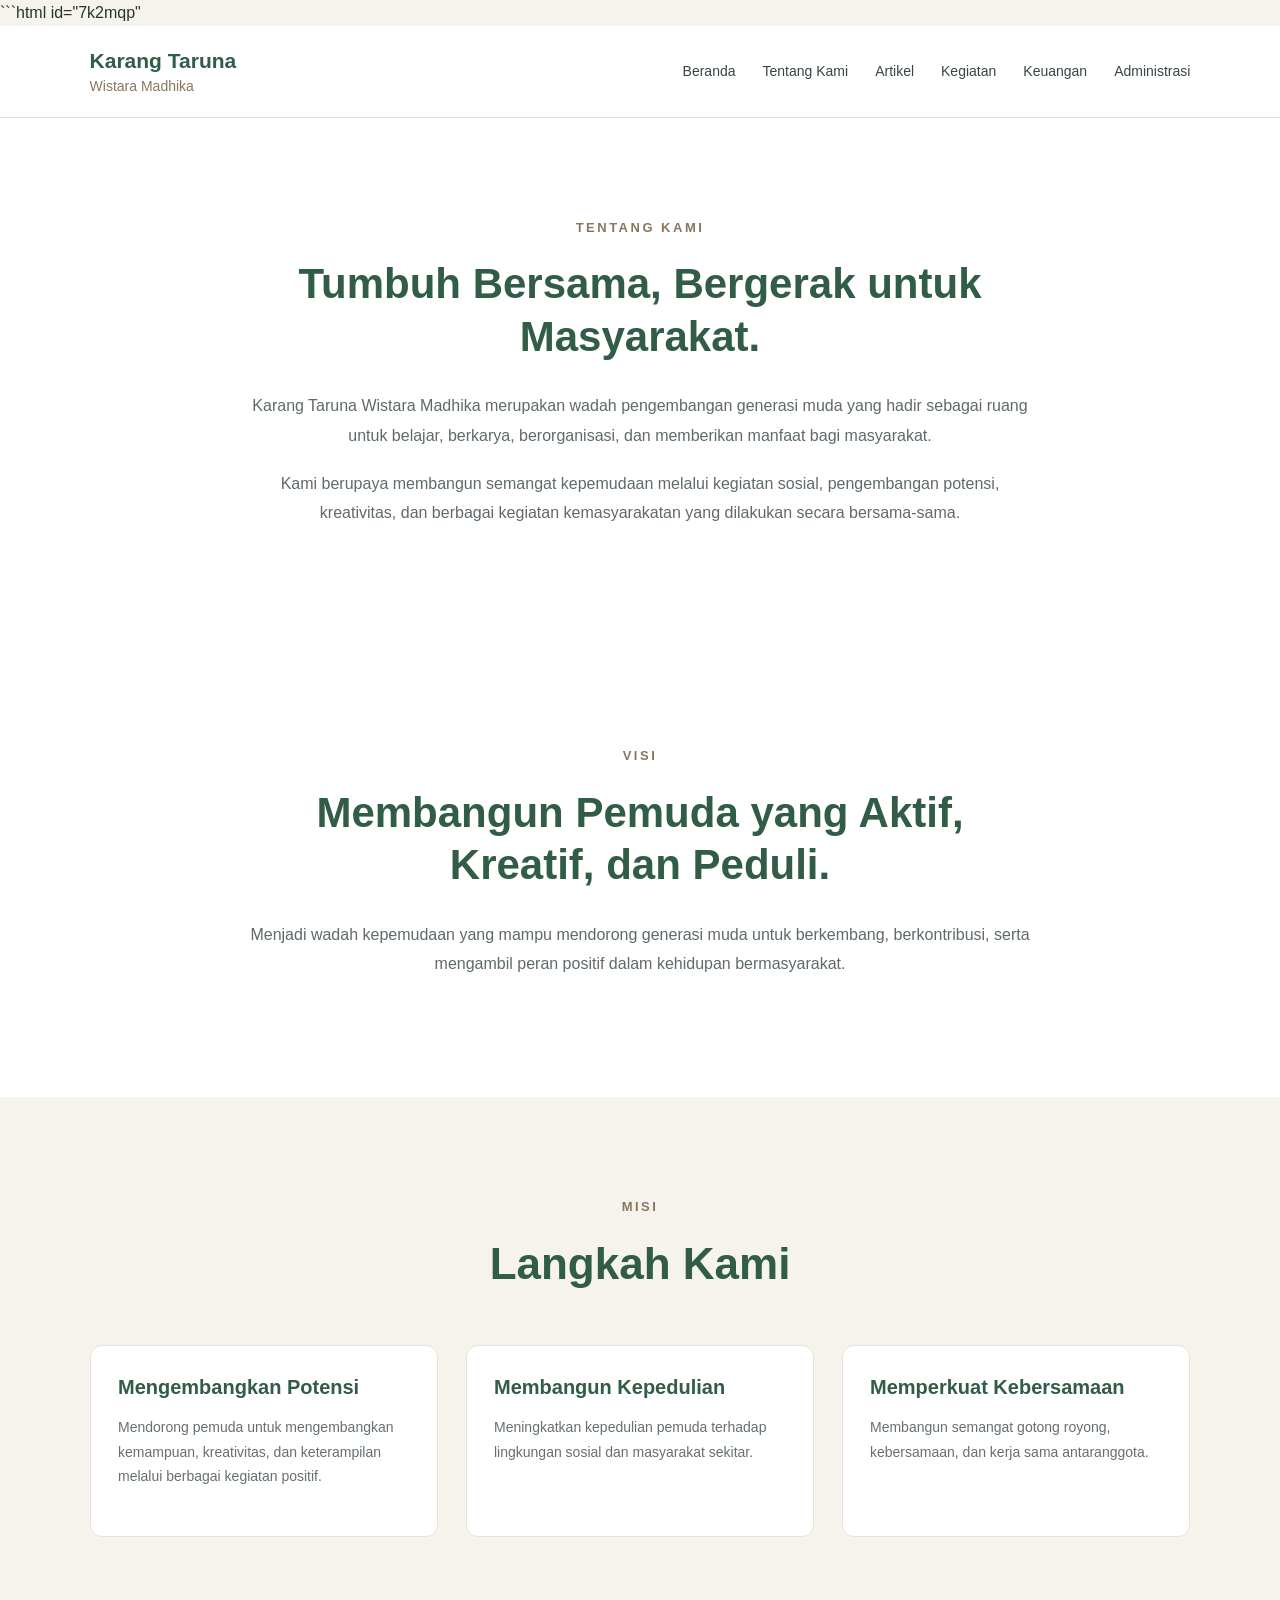
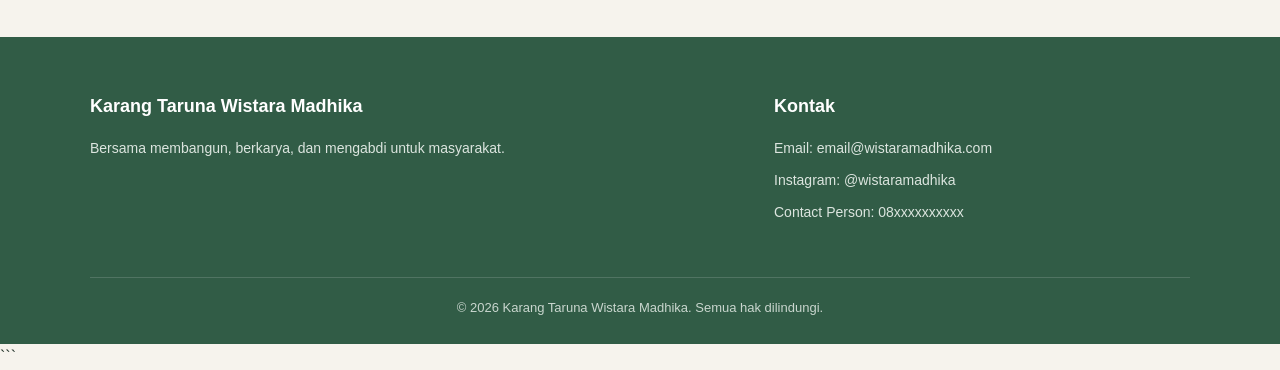
<file: tentang.html>
```html id="7k2mqp"
<!DOCTYPE html>
<html lang="id">

<head>
    <meta charset="UTF-8">
    <meta name="viewport" content="width=device-width, initial-scale=1.0">

    <link rel="stylesheet" href="style.css">

    <title>Tentang Kami - Karang Taruna Wistara Madhika</title>
</head>

<body>

    <!-- HEADER -->
    <header>

        <div class="logo">
            Karang Taruna
            <span>Wistara Madhika</span>
        </div>

        <nav>
            <a href="index.html">Beranda</a>
            <a href="tentang.html">Tentang Kami</a>
            <a href="artikel.html">Artikel</a>
            <a href="kegiatan.html">Kegiatan</a>
            <a href="keuangan.html">Keuangan</a>
            <a href="administrasi.html">Administrasi</a>
        </nav>

    </header>


    <!-- TENTANG KAMI -->
    <section class="about">

        <div class="about-content">

            <p class="section-label">
                TENTANG KAMI
            </p>

            <h2>
                Tumbuh Bersama,
                Bergerak untuk Masyarakat.
            </h2>

            <p>
                Karang Taruna Wistara Madhika merupakan wadah
                pengembangan generasi muda yang hadir sebagai ruang
                untuk belajar, berkarya, berorganisasi, dan
                memberikan manfaat bagi masyarakat.
            </p>

            <p>
                Kami berupaya membangun semangat kepemudaan melalui
                kegiatan sosial, pengembangan potensi, kreativitas,
                dan berbagai kegiatan kemasyarakatan yang dilakukan
                secara bersama-sama.
            </p>

        </div>

    </section>


    <!-- VISI -->
    <section class="about">

        <div class="about-content">

            <p class="section-label">
                VISI
            </p>

            <h2>
                Membangun Pemuda yang Aktif,
                Kreatif, dan Peduli.
            </h2>

            <p>
                Menjadi wadah kepemudaan yang mampu mendorong
                generasi muda untuk berkembang, berkontribusi,
                serta mengambil peran positif dalam kehidupan
                bermasyarakat.
            </p>

        </div>

    </section>


    <!-- MISI -->
    <section class="articles">

        <div class="section-heading">

            <p class="section-label">
                MISI
            </p>

            <h2>
                Langkah Kami
            </h2>

        </div>


        <div class="article-grid">

            <article class="article-card">

                <div class="article-content">

                    <h3>
                        Mengembangkan Potensi
                    </h3>

                    <p>
                        Mendorong pemuda untuk mengembangkan
                        kemampuan, kreativitas, dan keterampilan
                        melalui berbagai kegiatan positif.
                    </p>

                </div>

            </article>


            <article class="article-card">

                <div class="article-content">

                    <h3>
                        Membangun Kepedulian
                    </h3>

                    <p>
                        Meningkatkan kepedulian pemuda terhadap
                        lingkungan sosial dan masyarakat sekitar.
                    </p>

                </div>

            </article>


            <article class="article-card">

                <div class="article-content">

                    <h3>
                        Memperkuat Kebersamaan
                    </h3>

                    <p>
                        Membangun semangat gotong royong,
                        kebersamaan, dan kerja sama antaranggota.
                    </p>

                </div>

            </article>

        </div>

    </section>


    <!-- FOOTER -->
    <footer>

        <div class="footer-content">

            <div>
                <h3>Karang Taruna Wistara Madhika</h3>

                <p>
                    Bersama membangun, berkarya, dan mengabdi
                    untuk masyarakat.
                </p>
            </div>

            <div>
                <h3>Kontak</h3>

                <p>Email: email@wistaramadhika.com</p>
                <p>Instagram: @wistaramadhika</p>
                <p>Contact Person: 08xxxxxxxxxx</p>
            </div>

        </div>

        <div class="footer-bottom">

            <p>
                © 2026 Karang Taruna Wistara Madhika.
                Semua hak dilindungi.
            </p>

        </div>

    </footer>


</body>

</html>
```
</file>
<file: style.css>
```css
/* =====================================================
   DASAR WEBSITE
===================================================== */

html {
    width: 100%;
    overflow-x: hidden;
}

* {
    margin: 0;
    padding: 0;
    box-sizing: border-box;
}

body {
    font-family: Arial, sans-serif;
    background-color: #f6f3ed;
    color: #26352d;
    line-height: 1.6;
}

img {
    max-width: 100%;
}

button,
input,
select,
textarea {
    font-family: inherit;
}


/* =====================================================
   HEADER — UMUM
===================================================== */

header {
    width: 100%;
    background-color: #ffffff;
    border-bottom: 1px solid #e5e0d6;
}

.header-container,
header {
    padding-left: 7%;
    padding-right: 7%;
}

.header-container {
    min-height: 76px;
    display: flex;
    justify-content: space-between;
    align-items: center;
}


/* Header versi lama */

header:not(:has(.header-container)) {
    display: flex;
    justify-content: space-between;
    align-items: center;
    padding-top: 22px;
    padding-bottom: 22px;
}


/* =====================================================
   LOGO
===================================================== */

.logo {
    color: #315c46;
    text-decoration: none;
    font-size: 21px;
    font-weight: bold;
    line-height: 1.2;
}

.logo span {
    display: block;
    margin-top: 5px;
    color: #8a765d;
    font-size: 14px;
    font-weight: normal;
}


/* Logo versi baru */

.logo-mark {
    width: 42px;
    height: 42px;
    display: flex;
    align-items: center;
    justify-content: center;
    background-color: #315c46;
    color: #ffffff;
    border-radius: 8px;
    font-size: 14px;
    font-weight: bold;
}

.logo-text {
    display: flex;
    flex-direction: column;
    line-height: 1.2;
}

.logo-text strong {
    color: #315c46;
    font-size: 16px;
}

.logo-text span {
    margin-top: 4px;
    color: #8a765d;
    font-size: 12px;
}

.header-container .logo {
    display: flex;
    align-items: center;
    gap: 11px;
}


/* =====================================================
   NAVIGASI
===================================================== */

nav {
    display: flex;
    align-items: center;
    gap: 27px;
}

nav a {
    color: #39463f;
    text-decoration: none;
    font-size: 14px;
    font-weight: 500;
    transition: 0.2s ease;
}

nav a:hover {
    color: #315c46;
}


/* =====================================================
   HERO
===================================================== */

.hero {
    min-height: 520px;
    display: flex;
    align-items: center;
    padding: 80px 7%;
    background-color: #e8e1d3;
}

.hero-content {
    max-width: 680px;
}

.hero-label {
    margin-bottom: 22px;
    color: #8a765d;
    font-size: 14px;
    font-weight: bold;
    letter-spacing: 2px;
}

.hero h1 {
    margin-bottom: 25px;
    color: #315c46;
    font-size: 54px;
    line-height: 1.15;
}

.hero p {
    max-width: 620px;
    margin-bottom: 32px;
    color: #536158;
    font-size: 17px;
    line-height: 1.8;
}

.hero-button {
    display: inline-block;
    padding: 14px 26px;
    background-color: #315c46;
    color: #ffffff;
    border-radius: 7px;
    text-decoration: none;
    font-weight: bold;
    transition: 0.2s ease;
}

.hero-button:hover {
    background-color: #244635;
}


/* =====================================================
   LABEL UMUM
===================================================== */

.section-label {
    margin-bottom: 20px;
    color: #8a765d;
    font-size: 13px;
    font-weight: bold;
    letter-spacing: 2.5px;
}


/* =====================================================
   JUDUL SECTION
===================================================== */

.section-heading {
    max-width: 720px;
    margin: 0 auto 55px;
    text-align: center;
}

.section-heading h2 {
    margin-top: 20px;
    margin-bottom: 22px;
    color: #315c46;
    font-size: 44px;
    line-height: 1.2;
}

.section-heading p:not(.section-label) {
    color: #667168;
    font-size: 16px;
    line-height: 1.8;
}


/* =====================================================
   TENTANG
===================================================== */

.about {
    padding: 100px 7%;
    background-color: #ffffff;
}

.about-content {
    max-width: 780px;
    margin: 0 auto;
    text-align: center;
}

.about h2 {
    margin-top: 20px;
    margin-bottom: 28px;
    color: #315c46;
    font-size: 42px;
    line-height: 1.25;
}

.about p:not(.section-label) {
    margin-bottom: 18px;
    color: #5f6b63;
    font-size: 16px;
    line-height: 1.85;
}

.about a {
    display: inline-block;
    margin-top: 12px;
    color: #315c46;
    text-decoration: none;
    font-weight: bold;
}

.about a:hover {
    color: #8a765d;
}


/* =====================================================
   ARTIKEL
===================================================== */

.articles {
    padding: 100px 7%;
    background-color: #f6f3ed;
}

.article-grid {
    max-width: 1100px;
    margin: 0 auto;
    display: grid;
    grid-template-columns: repeat(3, 1fr);
    gap: 28px;
}

.article-card {
    overflow: hidden;
    background-color: #ffffff;
    border: 1px solid #e8e3da;
    border-radius: 12px;
    transition: transform 0.3s ease, box-shadow 0.3s ease;
}

.article-card:hover {
    transform: translateY(-5px);
    box-shadow: 0 12px 30px rgba(49, 92, 70, 0.08);
}

.article-image {
    height: 200px;
    display: flex;
    align-items: center;
    justify-content: center;
    background-color: #d9d1c1;
    color: #756b5e;
    font-size: 14px;
}

.article-content {
    padding: 27px;
}

.article-date {
    margin-bottom: 12px;
    color: #8a765d;
    font-size: 13px;
}

.article-content h3 {
    margin-bottom: 14px;
    color: #315c46;
    font-size: 20px;
    line-height: 1.4;
}

.article-content p {
    margin-bottom: 20px;
    color: #667168;
    font-size: 14px;
    line-height: 1.75;
}

.article-content a {
    color: #315c46;
    text-decoration: none;
    font-size: 14px;
    font-weight: bold;
}

.article-content a:hover {
    color: #8a765d;
}


/* =====================================================
   KEGIATAN
===================================================== */

.activities {
    padding: 100px 7%;
    background-color: #ffffff;
    text-align: center;
}

.activities .section-heading {
    margin-bottom: 25px;
}

.activities > a {
    display: inline-block;
    margin-top: 12px;
    color: #315c46;
    text-decoration: none;
    font-weight: bold;
}

.activities > a:hover {
    color: #8a765d;
}

.activities-page {
    min-height: 500px;
    padding: 100px 7%;
    background-color: #f6f3ed;
}


/* =====================================================
   KEUANGAN PUBLIK
===================================================== */

.finance {
    padding: 60px 7% 90px;
    background-color: #f6f3ed;
    text-align: center;
}

.finance-login {
    max-width: 1100px;
    margin: 0 auto 25px;
    text-align: right;
}

.finance-login a {
    display: inline-block;
    padding: 10px 18px;
    background-color: #315c46;
    color: #ffffff;
    border-radius: 7px;
    text-decoration: none;
    font-size: 13px;
    font-weight: bold;
}

.finance-login a:hover {
    background-color: #244635;
}

.finance > .section-heading {
    max-width: 700px;
    margin: 0 auto 45px;
}

.finance > .section-heading h2 {
    margin: 0 0 18px;
    color: #315c46;
    font-size: 42px;
}

.finance > .section-heading p:not(.section-label) {
    max-width: 620px;
    margin: 0 auto;
    color: #667168;
    font-size: 15px;
}


/* =====================================================
   KARTU SUMBER DANA
===================================================== */

.finance-summary {
    max-width: 1100px;
    margin: 0 auto;
    display: grid;
    grid-template-columns: repeat(3, 1fr);
    gap: 24px;
}

.finance-card {
    padding: 30px 25px;
    background-color: #ffffff;
    border: 1px solid #e8e3da;
    border-radius: 12px;
    text-align: center;
}

.finance-card p,
.finance-overview-card p {
    margin-bottom: 13px;
    color: #8a765d;
    font-size: 12px;
    font-weight: bold;
    letter-spacing: 1.2px;
}

.finance-card h3 {
    margin-bottom: 9px;
    color: #315c46;
    font-size: 27px;
}

.finance-card span {
    display: block;
    color: #667168;
    font-size: 13px;
}


/* =====================================================
   RINGKASAN DANA
===================================================== */

.finance-overview {
    max-width: 1100px;
    margin: 0 auto;
    padding: 60px 0 10px;
    display: grid;
    grid-template-columns: repeat(3, 1fr);
    gap: 24px;
}

.finance-overview-card {
    padding: 30px 25px;
    background-color: #ffffff;
    border: 1px solid #e8e3da;
    border-radius: 12px;
    text-align: center;
}

.finance-overview-card h3 {
    color: #315c46;
    font-size: 28px;
}


/* =====================================================
   TABEL KEUANGAN PUBLIK
===================================================== */

.finance-table-section {
    padding: 85px 7% 100px;
    background-color: #ffffff;
}

.finance-table-container {
    max-width: 1100px;
    margin: 0 auto;
    overflow-x: auto;
    background-color: #ffffff;
    border: 1px solid #e8e3da;
    border-radius: 10px;
}

.finance-table-container table {
    width: 100%;
    min-width: 700px;
    border-collapse: collapse;
}

.finance-table-container th {
    padding: 16px 14px;
    background-color: #315c46;
    color: #ffffff;
    text-align: left;
    font-size: 13px;
}

.finance-table-container td {
    padding: 15px 14px;
    border-bottom: 1px solid #e8e3da;
    color: #59655d;
    font-size: 13px;
    vertical-align: top;
}

.finance-table-container tbody tr:hover {
    background-color: #f8f6f1;
}


/* =====================================================
   ARTIKEL DETAIL
===================================================== */

.article-detail {
    padding: 100px 7%;
    background-color: #ffffff;
}

.article-detail-content {
    max-width: 850px;
    margin: 0 auto;
}

.article-detail h1 {
    margin: 20px 0 18px;
    color: #315c46;
    font-size: 46px;
    line-height: 1.2;
}

.article-detail .article-date {
    margin-bottom: 35px;
}

.article-detail p {
    margin-bottom: 22px;
    color: #59655d;
    font-size: 16px;
    line-height: 1.9;
}

.article-detail h2 {
    margin: 40px 0 18px;
    color: #315c46;
    font-size: 28px;
}

.article-detail blockquote {
    margin: 35px 0;
    padding: 25px 30px;
    background-color: #f6f3ed;
    border-left: 4px solid #315c46;
    color: #536158;
}

.article-detail img {
    width: 100%;
    display: block;
    margin: 0 auto 35px;
    border-radius: 10px;
}

.back-link {
    display: inline-block;
    color: #315c46;
    text-decoration: none;
    font-weight: bold;
}

.back-link:hover {
    color: #8a765d;
}


/* =====================================================
   LOGIN — SESUAI HTML LOGIN TERAKHIR
===================================================== */

.login-page {
    width: 100%;
    min-height: calc(100vh - 76px);
    padding: 70px 20px;
    display: flex;
    align-items: center;
    justify-content: center;
    background-color: #f6f3ed;
}

.login-container {
    width: 100%;
    max-width: 460px;
    margin: 0 auto;
    padding: 42px;
    background-color: #ffffff;
    border: 1px solid #e8e3da;
    border-radius: 14px;
    box-shadow: 0 12px 30px rgba(49, 92, 70, 0.08);
}

.login-header {
    width: 100%;
    margin-bottom: 28px;
    text-align: center;
}

.login-header .section-label {
    margin-bottom: 10px;
}

.login-header h1 {
    margin-bottom: 13px;
    color: #315c46;
    font-size: 32px;
    line-height: 1.2;
}

.login-header p {
    max-width: 370px;
    margin: 0 auto;
    color: #667168;
    font-size: 14px;
    line-height: 1.75;
}

.login-form {
    width: 100%;
    display: flex;
    flex-direction: column;
    gap: 17px;
}

.login-form .form-group {
    width: 100%;
    display: flex;
    flex-direction: column;
    gap: 7px;
}

.login-form .form-group label {
    color: #39463f;
    font-size: 13px;
    font-weight: bold;
}

.login-form .form-group input {
    width: 100%;
    height: 46px;
    padding: 0 14px;
    background-color: #fcfbf8;
    border: 1px solid #dcd6cb;
    border-radius: 7px;
    color: #26352d;
    font-size: 14px;
    outline: none;
}

.login-form .form-group input:focus {
    border-color: #315c46;
    box-shadow: 0 0 0 3px rgba(49, 92, 70, 0.08);
}

.login-form > button {
    width: 100%;
    height: 46px;
    margin-top: 3px;
    border: none;
    background-color: #315c46;
    color: #ffffff;
    border-radius: 7px;
    font-size: 14px;
    font-weight: bold;
    cursor: pointer;
}

.login-form > button:hover {
    background-color: #244635;
}

.login-message {
    min-height: 20px;
    margin: 0;
    color: #a34a42;
    font-size: 13px;
    text-align: center;
}

.login-container > .back-link {
    display: block;
    width: fit-content;
    margin: 25px auto 0;
    text-align: center;
}


/* =====================================================
   DASHBOARD BENDAHARA
===================================================== */

.bendahara-dashboard {
    width: 100%;
    max-width: 1120px;
    margin: 0 auto;
    padding: 80px 24px 100px;
}


/* HEADER DASHBOARD */

.bendahara-heading {
    display: flex;
    align-items: flex-start;
    justify-content: space-between;
    gap: 30px;
    margin-bottom: 45px;
}

.bendahara-heading h1 {
    margin: 10px 0 14px;
    color: #315c46;
    font-size: 42px;
    line-height: 1.2;
}

.bendahara-heading p:not(.section-label) {
    max-width: 650px;
    color: #667168;
    font-size: 15px;
    line-height: 1.75;
}

.logout-button {
    flex-shrink: 0;
    display: inline-block;
    padding: 11px 20px;
    background-color: #ffffff;
    border: 1px solid #d8d1c6;
    border-radius: 7px;
    color: #8a765d;
    text-decoration: none;
    font-size: 13px;
    font-weight: bold;
}

.logout-button:hover {
    background-color: #f6f3ed;
}


/* RINGKASAN BENDAHARA */

.bendahara-summary {
    width: 100%;
    margin-bottom: 55px;
    display: grid;
    grid-template-columns: repeat(3, 1fr);
    gap: 22px;
}

.bendahara-summary-card {
    padding: 27px 25px;
    background-color: #ffffff;
    border: 1px solid #e5e0d6;
    border-radius: 12px;
    box-shadow: 0 7px 20px rgba(49, 92, 70, 0.05);
}

.bendahara-summary-card p {
    margin-bottom: 10px;
    color: #8a765d;
    font-size: 11px;
    font-weight: bold;
    letter-spacing: 1.3px;
}

.bendahara-summary-card h2 {
    color: #315c46;
    font-size: 27px;
    line-height: 1.3;
}


/* SECTION FORM DAN TABEL */

.bendahara-form-section,
.bendahara-table-section {
    width: 100%;
    margin-bottom: 55px;
    padding: 35px;
    background-color: #ffffff;
    border: 1px solid #e5e0d6;
    border-radius: 12px;
}

.bendahara-section-heading {
    margin-bottom: 28px;
}

.bendahara-section-heading .section-label {
    margin-bottom: 10px;
}

.bendahara-section-heading h2 {
    margin-bottom: 10px;
    color: #315c46;
    font-size: 27px;
    line-height: 1.3;
}

.bendahara-section-heading p:not(.section-label) {
    max-width: 720px;
    color: #667168;
    font-size: 14px;
    line-height: 1.75;
}


/* FORM BENDAHARA */

.bendahara-form {
    width: 100%;
    display: grid;
    grid-template-columns: repeat(2, minmax(0, 1fr));
    gap: 20px;
}

.bendahara-form .form-group {
    min-width: 0;
    display: flex;
    flex-direction: column;
    gap: 7px;
}

.bendahara-form .form-group label {
    color: #39463f;
    font-size: 13px;
    font-weight: bold;
}

.bendahara-form input,
.bendahara-form select,
.bendahara-form textarea {
    width: 100%;
    border: 1px solid #dcd6cb;
    border-radius: 7px;
    background-color: #fcfbf8;
    color: #26352d;
    font-size: 14px;
    outline: none;
}

.bendahara-form input,
.bendahara-form select {
    height: 45px;
    padding: 0 13px;
}

.bendahara-form textarea {
    min-height: 110px;
    padding: 12px 13px;
    resize: vertical;
}

.bendahara-form input:focus,
.bendahara-form select:focus,
.bendahara-form textarea:focus {
    border-color: #315c46;
    box-shadow: 0 0 0 3px rgba(49, 92, 70, 0.08);
}

.form-full {
    grid-column: 1 / -1;
}


/* TOMBOL FORM */

.form-submit {
    grid-column: 1 / -1;
    display: flex;
    align-items: center;
    gap: 10px;
    margin-top: 5px;
}

.form-submit button {
    min-height: 43px;
    padding: 11px 20px;
    border: none;
    border-radius: 7px;
    background-color: #315c46;
    color: #ffffff;
    font-size: 13px;
    font-weight: bold;
    cursor: pointer;
    transition: 0.2s ease;
}

.form-submit button:hover {
    background-color: #244635;
}

.form-submit button[type="button"] {
    background-color: #eee7dc;
    color: #6e604f;
}

.form-submit button[type="button"]:hover {
    background-color: #e2d9cb;
}


/* =====================================================
   TABEL BENDAHARA
===================================================== */

.bendahara-table-container {
    width: 100%;
    overflow-x: auto;
    border: 1px solid #e5e0d6;
    border-radius: 8px;
}

.bendahara-table-container table {
    width: 100%;
    min-width: 760px;
    border-collapse: collapse;
    background-color: #ffffff;
}

.bendahara-table-container th {
    padding: 14px 12px;
    background-color: #315c46;
    color: #ffffff;
    text-align: left;
    white-space: nowrap;
    font-size: 12px;
}

.bendahara-table-container td {
    padding: 13px 12px;
    border-bottom: 1px solid #e8e3da;
    color: #59655d;
    font-size: 12px;
    vertical-align: middle;
}

.bendahara-table-container tbody tr:hover {
    background-color: #f8f6f1;
}

.bendahara-table-container tbody tr:last-child td {
    border-bottom: none;
}


/* TOMBOL AKSI DALAM TABEL */

.bendahara-table-container td button {
    margin: 2px;
    padding: 6px 9px;
    border: 1px solid #dcd6cb;
    border-radius: 5px;
    background-color: #ffffff;
    color: #315c46;
    font-size: 11px;
    font-weight: bold;
    cursor: pointer;
}

.bendahara-table-container td button:hover {
    background-color: #f6f3ed;
}

.bendahara-table-container td button:last-child {
    color: #a34a42;
}


/* =====================================================
   ADMINISTRASI
===================================================== */

.administrasi-page {
    min-height: 600px;
    padding: 90px 7% 100px;
    background-color: #f6f3ed;
}

.administrasi-intro {
    max-width: 760px;
    margin: 0 auto 60px;
    text-align: center;
}

.administrasi-intro h1 {
    margin: 15px 0 18px;
    color: #315c46;
    font-size: 44px;
    line-height: 1.2;
}

.administrasi-intro p:not(.section-label) {
    color: #667168;
    font-size: 16px;
    line-height: 1.8;
}


/* LAYANAN ADMINISTRASI */

.administrasi-services {
    max-width: 1100px;
    margin: 0 auto 65px;
}

.administrasi-grid {
    display: grid;
    grid-template-columns: repeat(4, 1fr);
    gap: 20px;
}

.administrasi-card {
    padding: 28px 23px;
    background-color: #ffffff;
    border: 1px solid #e5e0d6;
    border-radius: 12px;
    text-decoration: none;
    transition: 0.2s ease;
}

.administrasi-card:hover {
    transform: translateY(-4px);
    box-shadow: 0 10px 25px rgba(49, 92, 70, 0.08);
}

.administrasi-card h3 {
    margin-bottom: 10px;
    color: #315c46;
    font-size: 19px;
}

.administrasi-card p {
    color: #667168;
    font-size: 13px;
    line-height: 1.7;
}


/* ALUR ADMINISTRASI */

.administrasi-flow {
    max-width: 1100px;
    margin: 0 auto 45px;
    padding: 40px;
    background-color: #ffffff;
    border: 1px solid #e5e0d6;
    border-radius: 12px;
}

.administrasi-flow h2 {
    margin-bottom: 30px;
    color: #315c46;
    font-size: 28px;
    text-align: center;
}

.flow-grid {
    display: grid;
    grid-template-columns: repeat(4, 1fr);
    gap: 18px;
}

.flow-card {
    padding: 22px;
    background-color: #f6f3ed;
    border-radius: 9px;
    text-align: center;
}

.flow-card h3 {
    margin-bottom: 8px;
    color: #315c46;
    font-size: 16px;
}

.flow-card p {
    color: #667168;
    font-size: 13px;
    line-height: 1.6;
}


/* NOTIFIKASI */

.administrasi-notice {
    max-width: 1100px;
    margin: 0 auto 45px;
    padding: 22px 25px;
    background-color: #eee7dc;
    border-left: 4px solid #8a765d;
    border-radius: 7px;
}

.administrasi-notice p {
    color: #5e574e;
    font-size: 13px;
    line-height: 1.7;
}


/* KONTAK ADMINISTRASI */

.administrasi-contact {
    max-width: 700px;
    margin: 0 auto;
    padding: 35px;
    background-color: #ffffff;
    border: 1px solid #e5e0d6;
    border-radius: 12px;
    text-align: center;
}

.administrasi-contact h2 {
    margin-bottom: 20px;
    color: #315c46;
    font-size: 27px;
}

.administrasi-contact p {
    margin-bottom: 8px;
    color: #667168;
    font-size: 14px;
}


/* =====================================================
   FOOTER
===================================================== */

footer {
    background-color: #315c46;
    color: #ffffff;
    padding: 55px 7% 25px;
}

.footer-content,
.footer-container {
    max-width: 1100px;
    margin: 0 auto;
    display: grid;
    grid-template-columns: 1.5fr 1fr;
    gap: 60px;
}

.footer-content h3,
.footer-container h3 {
    margin-bottom: 15px;
    color: #ffffff;
    font-size: 18px;
}

.footer-content p,
.footer-container p {
    margin-bottom: 7px;
    color: #dce5df;
    font-size: 14px;
    line-height: 1.8;
}

.footer-column {
    display: flex;
    flex-direction: column;
    gap: 8px;
}

.footer-column a {
    color: #dce5df;
    text-decoration: none;
    font-size: 14px;
}

.footer-column a:hover {
    color: #ffffff;
}

.footer-bottom {
    max-width: 1100px;
    margin: 45px auto 0;
    padding-top: 20px;
    border-top: 1px solid rgba(255, 255, 255, 0.15);
    text-align: center;
}

.footer-bottom p {
    color: #c9d6ce;
    font-size: 13px;
}


/* =====================================================
   RESPONSIVE — TABLET
===================================================== */

@media (max-width: 1000px) {

    .article-grid {
        grid-template-columns: repeat(2, 1fr);
    }

    .finance-summary,
    .finance-overview {
        grid-template-columns: repeat(2, 1fr);
    }

    .administrasi-grid {
        grid-template-columns: repeat(2, 1fr);
    }

    .flow-grid {
        grid-template-columns: repeat(2, 1fr);
    }

    .bendahara-summary {
        grid-template-columns: repeat(2, 1fr);
    }

    .bendahara-heading {
        align-items: flex-start;
    }
}


/* =====================================================
   RESPONSIVE — MOBILE
===================================================== */

@media (max-width: 768px) {

    header {
        padding-top: 20px;
        padding-bottom: 20px;
    }

    .header-container {
        flex-direction: column;
        gap: 20px;
        padding-left: 7%;
        padding-right: 7%;
    }

    header:not(:has(.header-container)) {
        flex-direction: column;
        gap: 20px;
    }

    .logo {
        text-align: center;
    }

    .header-container .logo {
        justify-content: center;
    }

    nav {
        width: 100%;
        justify-content: center;
        flex-wrap: wrap;
        gap: 12px 18px;
    }

    nav a {
        font-size: 13px;
    }


    /* HERO */

    .hero {
        min-height: 480px;
        padding: 70px 7%;
    }

    .hero-content {
        max-width: 100%;
    }

    .hero h1 {
        font-size: 38px;
    }

    .hero p {
        font-size: 15px;
    }


    /* SECTION */

    .section-heading {
        margin-bottom: 40px;
    }

    .section-heading h2 {
        font-size: 36px;
    }


    /* TENTANG */

    .about {
        padding: 80px 7%;
    }

    .about h2 {
        font-size: 34px;
    }


    /* ARTIKEL */

    .articles {
        padding: 80px 7%;
    }

    .article-grid {
        grid-template-columns: 1fr;
    }


    /* KEGIATAN */

    .activities,
    .activities-page {
        padding: 80px 7%;
    }


    /* KEUANGAN */

    .finance {
        padding: 45px 7% 75px;
    }

    .finance-login {
        text-align: center;
    }

    .finance-summary,
    .finance-overview {
        grid-template-columns: 1fr;
        gap: 18px;
    }

    .finance > .section-heading h2,
    .finance-table-section .section-heading h2 {
        font-size: 36px;
    }

    .finance-table-section {
        padding: 75px 7% 80px;
    }


    /* ARTIKEL DETAIL */

    .article-detail {
        padding: 80px 7%;
    }

    .article-detail h1 {
        font-size: 36px;
    }


    /* LOGIN */

    .login-page {
        min-height: calc(100vh - 120px);
        padding: 55px 16px 70px;
    }

    .login-container {
        max-width: 100%;
        padding: 32px 24px;
    }

    .login-header h1 {
        font-size: 29px;
    }


    /* BENDAHARA */

    .bendahara-dashboard {
        padding: 60px 16px 80px;
    }

    .bendahara-heading {
        flex-direction: column;
        gap: 20px;
        margin-bottom: 35px;
    }

    .bendahara-heading h1 {
        font-size: 34px;
    }

    .logout-button {
        align-self: flex-start;
    }

    .bendahara-summary {
        grid-template-columns: 1fr;
        gap: 15px;
        margin-bottom: 35px;
    }

    .bendahara-form-section,
    .bendahara-table-section {
        padding: 25px 20px;
        margin-bottom: 35px;
    }

    .bendahara-form {
        grid-template-columns: 1fr;
        gap: 17px;
    }

    .form-full {
        grid-column: auto;
    }

    .form-submit {
        grid-column: auto;
        flex-wrap: wrap;
    }

    .bendahara-table-container table {
        min-width: 760px;
    }


    /* ADMINISTRASI */

    .administrasi-page {
        padding: 70px 7% 80px;
    }

    .administrasi-intro {
        margin-bottom: 45px;
    }

    .administrasi-intro h1 {
        font-size: 36px;
    }

    .administrasi-grid {
        grid-template-columns: 1fr;
    }

    .administrasi-flow {
        padding: 28px 20px;
    }

    .flow-grid {
        grid-template-columns: 1fr;
    }

    .administrasi-contact {
        padding: 28px 20px;
    }


    /* FOOTER */

    footer {
        padding: 45px 7% 25px;
    }

    .footer-content,
    .footer-container {
        grid-template-columns: 1fr;
        gap: 30px;
    }

    .footer-bottom {
        margin-top: 35px;
    }
}


/* =====================================================
   MOBILE KECIL
===================================================== */

@media (max-width: 480px) {

    .hero h1 {
        font-size: 34px;
    }

    .hero-label {
        font-size: 12px;
        letter-spacing: 1.5px;
    }

    .section-heading h2 {
        font-size: 32px;
    }

    .about h2 {
        font-size: 30px;
    }

    .article-content {
        padding: 23px;
    }

    .finance > .section-heading h2,
    .finance-table-section .section-heading h2 {
        font-size: 32px;
    }

    .login-container {
        padding: 28px 20px;
    }

    .login-header h1 {
        font-size: 27px;
    }

    .bendahara-heading h1 {
        font-size: 30px;
    }

    .bendahara-form-section,
    .bendahara-table-section {
        padding: 22px 16px;
    }

    .bendahara-section-heading h2 {
        font-size: 24px;
    }

    .administrasi-intro h1 {
        font-size: 31px;
    }
}```css
/* =========================================
   STATUS PENGAJUAN - ADMINISTRASI
   ========================================= */

.administrasi-status-box {
    background-color: #f6f3ed;
    border: 1px solid #d9d2c7;
    border-radius: 18px;
    padding: 30px 35px;
    margin: 45px auto;
    max-width: 1050px;
    box-shadow: 0 8px 25px rgba(49, 92, 70, 0.08);
}

.administrasi-status-content {
    display: flex;
    align-items: center;
    justify-content: space-between;
    gap: 30px;
}

/* ICON */

.status-icon {
    width: 65px;
    height: 65px;
    min-width: 65px;
    border-radius: 50%;
    background-color: #e5eee9;
    color: #315c46;

    display: flex;
    align-items: center;
    justify-content: center;

    font-size: 28px;
}

/* TEXT */

.status-text {
    flex: 1;
}

.status-text h3 {
    color: #315c46;
    margin: 0 0 7px;
    font-size: 21px;
    font-weight: 700;
}

.status-text p {
    color: #5f6f65;
    margin: 0;
    line-height: 1.6;
    font-size: 15px;
}

/* BUTTON */

.status-button {
    display: inline-flex;
    align-items: center;
    justify-content: center;

    padding: 12px 22px;
    border-radius: 9px;

    background-color: #315c46;
    color: #ffffff;
    text-decoration: none;

    font-size: 14px;
    font-weight: 600;

    transition: all 0.25s ease;
    white-space: nowrap;
}

.status-button:hover {
    background-color: #244635;
    transform: translateY(-2px);
    box-shadow: 0 5px 12px rgba(49, 92, 70, 0.18);
}


/* =========================================
   HALAMAN CEK STATUS
   ========================================= */

.cek-administrasi-page {
    min-height: 70vh;
    padding: 60px 20px;
    background-color: #f6f3ed;
}

.cek-status-container {
    width: 100%;
    max-width: 720px;
    margin: 0 auto;
}

/* FORM */

.cek-status-form {
    background-color: #ffffff;
    border: 1px solid #ddd7ce;
    border-radius: 16px;
    padding: 30px;
    box-shadow: 0 8px 25px rgba(49, 92, 70, 0.07);
}

.cek-status-form label {
    display: block;
    margin-bottom: 8px;

    color: #315c46;
    font-size: 15px;
    font-weight: 600;
}

.cek-status-form input {
    width: 100%;
    box-sizing: border-box;

    padding: 13px 15px;

    border: 1px solid #cfc8bd;
    border-radius: 8px;

    background-color: #ffffff;
    color: #35453c;

    font-size: 15px;
    outline: none;

    transition: border-color 0.2s ease,
                box-shadow 0.2s ease;
}

.cek-status-form input:focus {
    border-color: #315c46;
    box-shadow: 0 0 0 3px rgba(49, 92, 70, 0.10);
}

.cek-status-form input::placeholder {
    color: #9a9a92;
}

/* FORM BUTTON */

.cek-status-form button {
    width: 100%;
    margin-top: 18px;

    padding: 13px 20px;

    border: none;
    border-radius: 8px;

    background-color: #315c46;
    color: #ffffff;

    font-size: 15px;
    font-weight: 600;

    cursor: pointer;

    transition: all 0.25s ease;
}

.cek-status-form button:hover {
    background-color: #244635;
    transform: translateY(-1px);
}


/* =========================================
   LOADING
   ========================================= */

.status-loading {
    display: none;

    margin-top: 20px;
    padding: 16px;

    background-color: #f0ede7;
    border: 1px solid #ddd7ce;
    border-radius: 10px;

    color: #5f6f65;
    text-align: center;
    font-size: 14px;
}


/* =========================================
   ERROR
   ========================================= */

.status-error {
    display: none;

    margin-top: 20px;
    padding: 16px 18px;

    background-color: #fff3f1;
    border: 1px solid #e3bdb7;
    border-radius: 10px;

    color: #8a3d35;
    font-size: 14px;
    line-height: 1.5;
}


/* =========================================
   HASIL STATUS
   ========================================= */

.status-result {
    display: none;

    margin-top: 25px;

    background-color: #ffffff;
    border: 1px solid #d9d2c7;
    border-radius: 16px;

    padding: 28px;

    box-shadow: 0 8px 25px rgba(49, 92, 70, 0.07);
}

.status-result h3 {
    margin: 0 0 22px;

    color: #315c46;
    font-size: 20px;
}


/* =========================================
   BADGE STATUS
   ========================================= */

.status-badge {
    display: inline-flex;
    align-items: center;

    padding: 7px 13px;

    border-radius: 20px;

    font-size: 13px;
    font-weight: 600;
}

/* Menunggu */

.status-menunggu {
    background-color: #f4ead7;
    color: #795c2d;
}

/* Sedang diproses */

.status-proses {
    background-color: #e2eee7;
    color: #315c46;
}

/* Perlu diperbaiki */

.status-perbaikan {
    background-color: #f8e8cf;
    color: #805c25;
}

/* Selesai */

.status-selesai {
    background-color: #dfece4;
    color: #28563d;
}

/* Ditolak */

.status-ditolak {
    background-color: #f5e1de;
    color: #8a3d35;
}


/* =========================================
   DETAIL HASIL
   ========================================= */

.status-result-details {
    display: grid;
    grid-template-columns: 1fr 1fr;
    gap: 18px;

    margin-top: 20px;
}

.status-detail {
    padding: 15px;

    background-color: #f8f6f2;
    border: 1px solid #e5dfd6;
    border-radius: 10px;
}

.status-detail.full {
    grid-column: 1 / -1;
}

.status-detail-label {
    display: block;

    margin-bottom: 5px;

    color: #7a837d;
    font-size: 12px;
    font-weight: 600;
    text-transform: uppercase;
    letter-spacing: 0.4px;
}

.status-detail-value {
    color: #35453c;
    font-size: 14px;
    line-height: 1.5;
}


/* =========================================
   CATATAN SEKRETARIS
   ========================================= */

.status-note {
    margin-top: 20px;
    padding: 18px;

    background-color: #f5f1e9;
    border-left: 4px solid #8a765d;

    border-radius: 8px;

    color: #5d584f;
    font-size: 14px;
    line-height: 1.6;
}

.status-note strong {
    display: block;

    margin-bottom: 5px;

    color: #6c5b45;
}


/* =========================================
   HASIL KONFIRMASI
   ========================================= */

.status-confirmation {
    margin-top: 18px;
    padding: 18px;

    background-color: #edf4ef;
    border: 1px solid #cdded3;

    border-radius: 10px;

    color: #315c46;
    font-size: 14px;
    line-height: 1.6;
}

.status-confirmation strong {
    display: block;
    margin-bottom: 5px;
    color: #315c46;
}


/* =========================================
   RESPONSIVE - TABLET
   ========================================= */

@media (max-width: 768px) {

    .administrasi-status-box {
        padding: 25px;
        margin: 35px 15px;
    }

    .administrasi-status-content {
        flex-direction: column;
        align-items: flex-start;
        gap: 18px;
    }

    .status-icon {
        width: 55px;
        height: 55px;
        min-width: 55px;
        font-size: 24px;
    }

    .status-text h3 {
        font-size: 19px;
    }

    .status-button {
        width: 100%;
    }

    .cek-administrasi-page {
        padding: 45px 15px;
    }

    .cek-status-form {
        padding: 25px;
    }

    .status-result {
        padding: 23px;
    }
}


/* =========================================
   RESPONSIVE - MOBILE
   ========================================= */

@media (max-width: 500px) {

    .administrasi-status-box {
        padding: 22px 18px;
        border-radius: 14px;
    }

    .status-text h3 {
        font-size: 18px;
    }

    .status-text p {
        font-size: 14px;
    }

    .status-button {
        padding: 11px 18px;
        font-size: 14px;
    }

    .cek-status-form {
        padding: 20px;
    }

    .status-result {
        padding: 20px;
    }

    .status-result-details {
        grid-template-columns: 1fr;
        gap: 12px;
    }

    .status-detail.full {
        grid-column: auto;
    }
}
```

```
</file>
